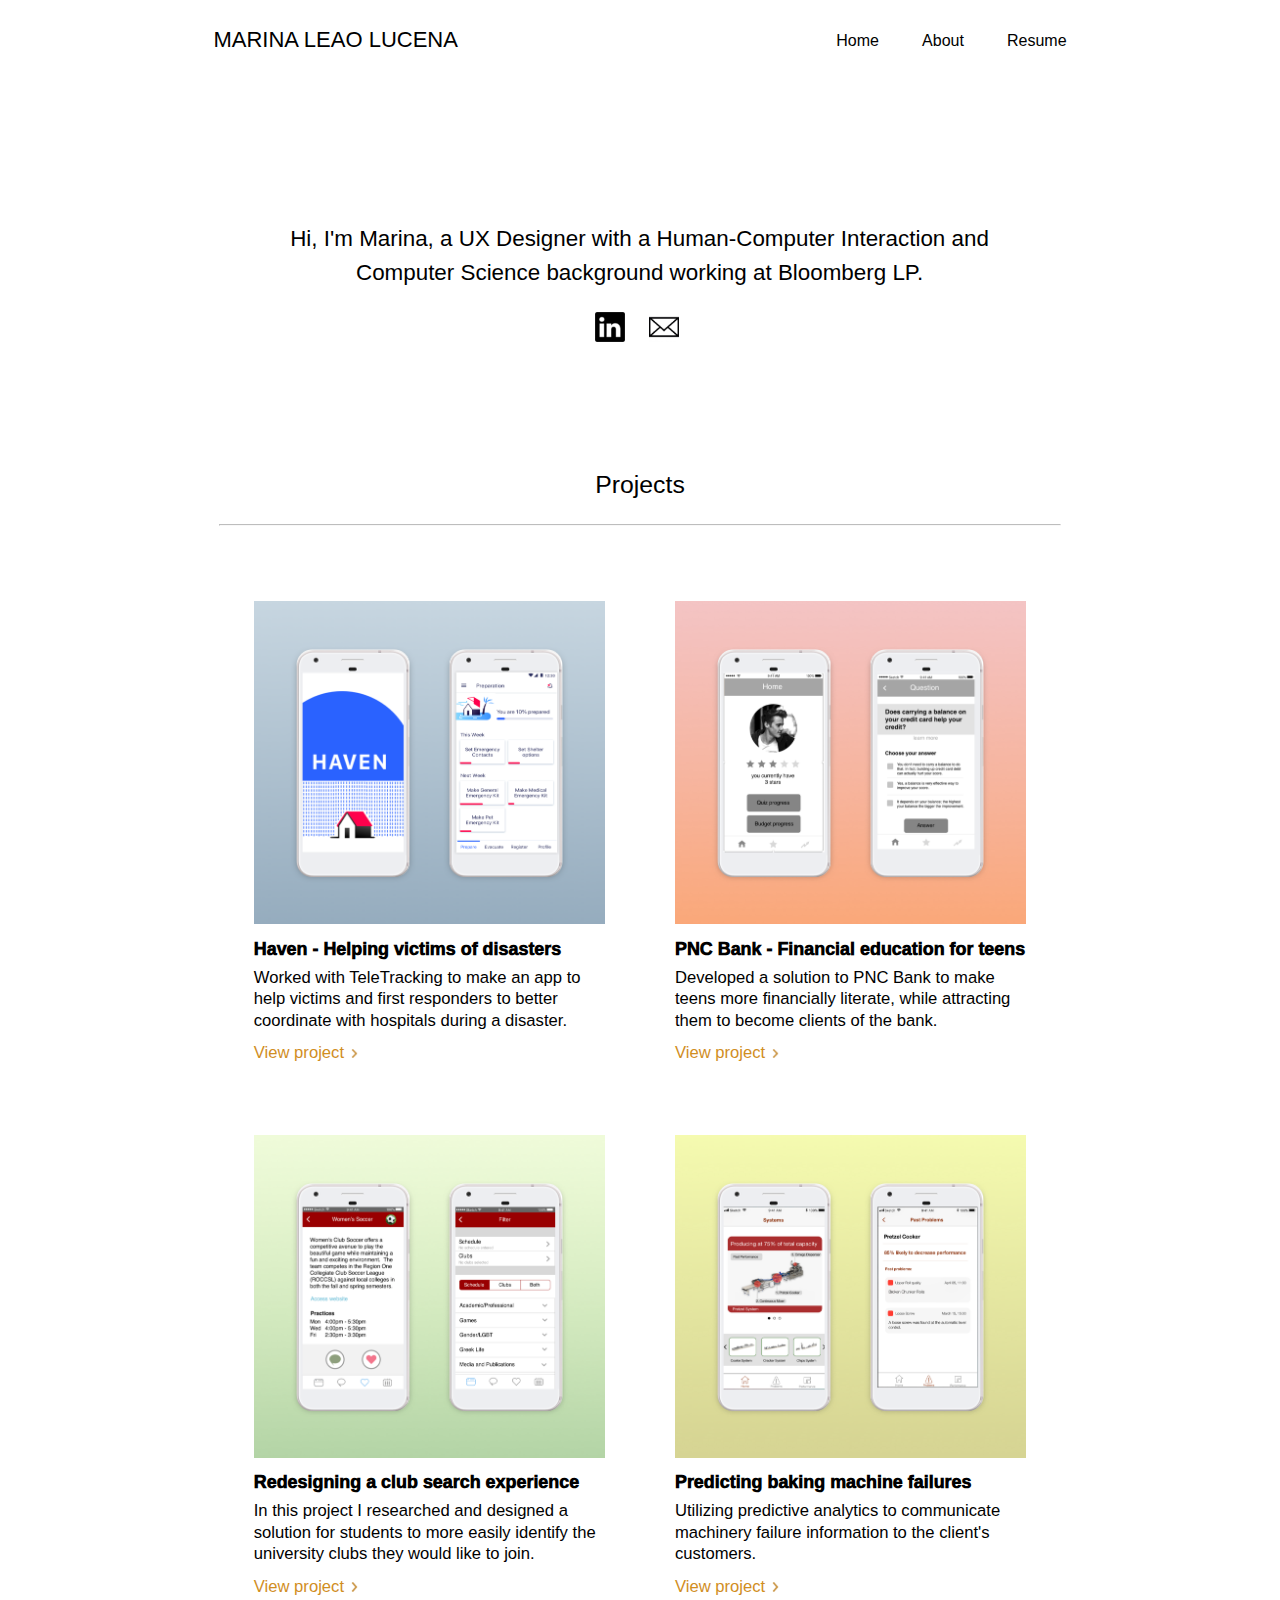
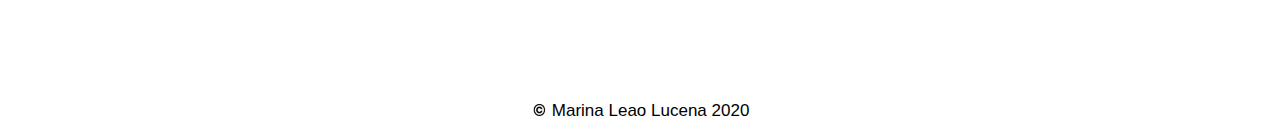
<file: index.html>
<!DOCTYPE html>
<html lang="en">
  <head>
    <title>Marina Leao Lucena</title>
    <meta name="viewport" content="width=device-width, initial-scale=1">
    <link rel="stylesheet" type="text/css" href="portfolio.css">
    <link href='https://fonts.googleapis.com/css?family=Raleway' rel='stylesheet'>
    <script src="jquery.min.js"></script>
    <script src="portfolio.js"></script>
  </head>
  <body>
    <div>
      <div class="scanbar" id="horizontal-scanbar"></div>
      <div class="scanbar" id="vertical-scanbar"></div>
      <div class="header">
        <h1 class="offset-2-header col-4">
          <a class="name" href="index.html">MARINA LEAO LUCENA</a>
          <!-- MOBILE VIEW -->
          <div class="dropdown">
            <img class="navIcon" src="images/nav_icon.png" alt="menu icon">
          </div>
        </h1>
        <div id="dropdown-items" class="dropdown-content">
          <a class="dp-items" href="index.html">HOME</a>
          <hr/>
          <a class="dp-items" href="about.html">ABOUT</a>
          <hr/>
          <a class="dp-items" href="resume.html">RESUME</a>
        </div>
        <!-- LAPTOP VIEW -->
        <nav id="navbar" class="col-4">
          <ul>
            <li class="nav-items"><a href="index.html">Home</a></li>
            <li class="nav-items"><a href="about.html">About</a></li>
            <li class="nav-items"><a href="resume.html">Resume</a></li>
          </ul>
        </nav>
      </div> 
      <section id="sec-about">
        <div class="intro-text col-12">
          <p id="description" class="offset-2-5 col-7 offset-2-5-right">
            Hi, I'm Marina, a UX Designer with a Human-Computer Interaction and Computer Science background working at Bloomberg LP.
          </p>
          <div class="contact-methods">
            <a class="logo" href="https://www.linkedin.com/in/marina-leao-lucena-74b866ab/" alt="Linkedin link">
              <img class="contact-icon" src="images/linkedin-logo.jpg" alt="Linkedin link">
            </a>
            <a class="logo" href="mailto:marina.leao.lucena@gmail.com" alt="Email link">
              <img class="contact-icon" src="images/envelope-old.png" alt="Email link">
            </a>
          <!--<a class="bio offset-3 col-6" href="about.html">Full Bio</a>-->
        <!--<div class="col-12">
        <button id="button-resume">RESUME</button>-->
      </section>
        <div class="offset-2 col-8 offset-2-right">
          <p id="proj-main-title">Projects</p>
          <hr>
        </div>
        


  <div class="offset-2 col-8 offset-2-right">
        <!-- FIRST PIECE -->
        <div class="offset-0-5 piece col-5">
          <div class="col-10">
            <a href="teletracking.html">
              <img class="image-prod" src="images/teletracking-new.png" alt="Teletracking project picture">
            </a>
          </div>
          <div class="piece-text col-12">
            <div class="piece-title">
              <a href="teletracking.html">Haven - Helping victims of disasters</a> 
            </div>
            <div class="piece-desc">
              Worked with TeleTracking to make an app to help victims and first responders to better coordinate with hospitals during a disaster.
            </div>
            <div class="piece-desc view-project">
              <a href="teletracking.html" class="link">
                View project<img class="chevron" src="images/chevron_right.png" alt="chevron right">
              </a>
            </div>
          </div>
        </div>
        <!-- SECOND PIECE -->
        <div class="offset-1 piece col-5">
          <div class="col-10">
            <a href="pnc.html">
              <img class="image-prod" src="images/moneymuscle-new.png" alt="PNC project picture">
            </a>
          </div>
          <div class="piece-text col-12">
            <div class="piece-title">
              <a href="pnc.html">PNC Bank - Financial education for teens</a> 
            </div>
            <div class="piece-desc">
              Developed a solution to PNC Bank to make teens more financially literate, while attracting them to become clients of the bank.
            </div>
            <div class="piece-desc view-project">
              <a href="pnc.html" class="link">
                View project<img class="chevron" src="images/chevron_right.png" alt="chevron right">
              </a>
            </div>
          </div>
        </div>


</div>

  <div class="offset-2 col-8 offset-2-right">
        <!-- THIRD PIECE -->
        <div class="offset-0-5 piece col-5">
          <div class="col-10">
            <a href="studAct.html">
              <img class="image-prod" src="images/cmuclub-new.png" alt="University clubs project picture">
            </a>
          </div>
          <div class="piece-text col-12">
            <div class="piece-title">
              <a href="studAct.html">Redesigning a club search experience</a> 
            </div>
            <div class="piece-desc">
              In this project I researched and designed a solution for students to more easily identify the university clubs they would like to join.
            </div>
            <div class="piece-desc view-project">
              <a href="studAct.html" class="link">
                View project<img class="chevron" src="images/chevron_right.png" alt="chevron right">
              </a>
            </div>
          </div>
        </div>
        <!-- FOURTH PIECE -->
        <div class="offset-1 piece col-5">
          <div class="col-10">
            <a href="bakewiz.html">
              <img class="image-prod" src="images/bakewiz-new.png" alt="Bakewiz project picture">
            </a>
          </div>
          <div class="piece-text col-12">
            <div class="piece-title">
              <a href="bakewiz.html">Predicting baking machine failures</a> 
            </div>
            <div class="piece-desc">
              Utilizing predictive analytics to communicate machinery failure information to the client's customers.
            </div>
            <div class="piece-desc view-project">
              <a href="bakewiz.html" class="link">
                View project<img class="chevron" src="images/chevron_right.png" alt="chevron right">
              </a>
            </div>
          </div>
        </div>


</div>

      <!-- FOOTER-->
      <div class="footer">
          <p class="footer-name col-12">
            <img class="copyright" src="images/copyright.jpg" alt="copyright symbol">
            Marina Leao Lucena 2020
          </p>
      </div>
    </div>
  </body>
</html>
</file>
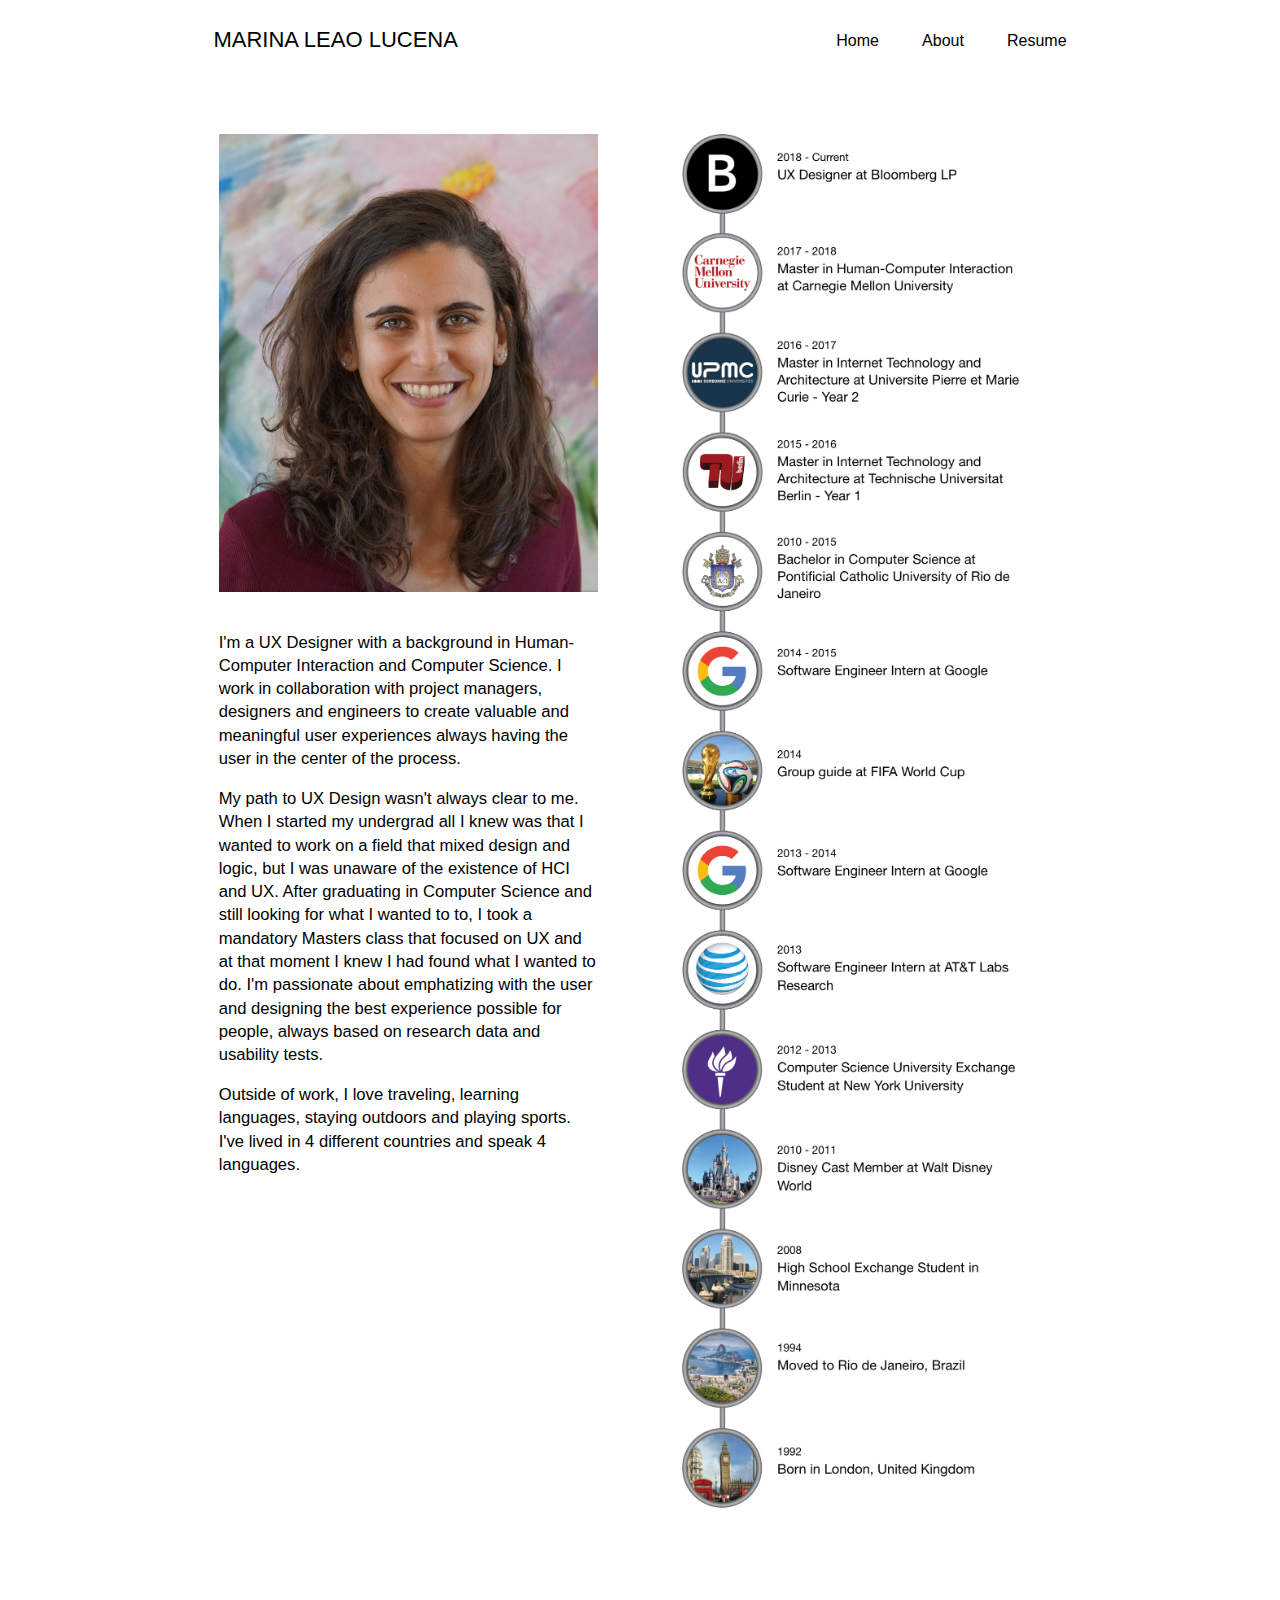
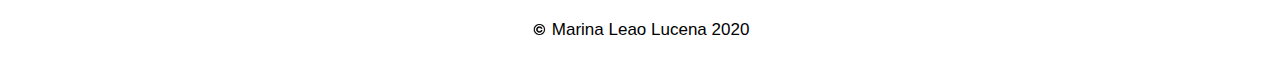
<file: about.html>
<!DOCTYPE html>
<html lang="en">
  <head>
    <title>Marina Leao Lucena</title>
    <meta name="viewport" content="width=device-width, initial-scale=1">
    <link rel="stylesheet" type="text/css" href="portfolio.css">
    <link href='https://fonts.googleapis.com/css?family=Raleway' rel='stylesheet'>
    <script src="jquery.min.js"></script>
    <script src="portfolio.js"></script>
  </head>
  <body>
    <div>
      <div class="scanbar" id="horizontal-scanbar"></div>
      <div class="scanbar" id="vertical-scanbar"></div>
      <div class="header">
        <h1 class="offset-2-header col-4">
          <a class="name" href="index.html">MARINA LEAO LUCENA</a>
          <!-- MOBILE VIEW -->
          <div class="dropdown">
            <img class="navIcon" src="images/nav_icon.png" alt="menu icon">
          </div>
        </h1>
        <div id="dropdown-items" class="dropdown-content">
          <a class="dp-items" href="index.html">HOME</a>
          <hr/>
          <a class="dp-items" href="about.html">ABOUT</a>
          <hr/>
          <a class="dp-items" href="resume.html">RESUME</a>
        </div>
        <!-- LAPTOP VIEW -->
        <nav id="navbar" class="col-4">
          <ul>
            <li class="nav-items"><a href="index.html">Home</a></li>
            <li class="nav-items"><a href="about.html">About</a></li>
            <li class="nav-items"><a href="resume.html">Resume</a></li>
          </ul>
        </nav>
      </div> 
    <div id="about-laptop">

    <div class="about-left-area offset-2 col-4">
       <img class="profile_picture" src="images/photo_about.png" alt="profile picture">
       <div>
        <br>

        <p class="about-text">
        I'm a UX Designer with a background in Human-Computer Interaction and Computer Science. I work in collaboration with project managers, designers and engineers to create valuable and meaningful user experiences always having the user in the center of the process. <!--My work process involves doing user research, interaction design, building interactive prototypes and validating the design with users.-->
        </p>
        <p class="about-text">
        My path to UX Design wasn't always clear to me. When I started my undergrad all I knew was that I wanted to work on a field that mixed design and logic, but I was unaware of the existence of HCI and UX. After graduating in Computer Science and still looking for what I wanted to to, I took a mandatory Masters class that focused on UX and at that moment I knew I had found what I wanted to do. I'm passionate about emphatizing with the user and designing the best experience possible for people, always based on research data and usability tests.
        </p>
        <p class="about-text">Outside of work, I love traveling, learning languages, staying outdoors and playing sports. I've lived in 4 different countries and speak 4 languages.</p>


      </div>
    </div>
    <div class="about-right-area col-4 offset-2-right">
      <div class="col-12">
        <img id="timeline-laptop" src="images/timeline_with_text.png" alt="timeline">
      </div>

      <!--<div class="offset-1 col-8 timeline-text">
        <div class="timeline-text timeline-top">
          <div class="timeline-date">2018-Current</div>
          <div>UX Designer at Bloomberg LP</div>
        </div>
        <div class="timeline-text timeline-three-line">
          <div class="timeline-date">2017-2018</div>
          <div>Master in Human-Computer Interaction at Carnegie Mellon University</div>
        </div>
        <div class="timeline-text">
          <div class="timeline-date">2016-2017</div>
          <div>Master in Internet Technology and Architecture at Universite Pierre et Marie Curie</div>
        </div>
        <div class="timeline-text">
          <div class="timeline-date">2015-2016</div>
          <div>Master in Internet Technology and Architecture at Technische Universitat Berlin</div>
        </div>
        <div class="timeline-text">
          <div class="timeline-date">2010-2015</div>
          <div>Bachelor in Computer Science at Pontificial Catholic University of Rio de Janeiro</div>
        </div>
        <br>
        <div class="timeline-text timeline-two-line">
          <div class="timeline-date">2014-2015</div>
          <div>Software Engineer Intern at Google</div>
        </div>
        <div class="timeline-text timeline-two-line">
          <div class="timeline-date">2014</div>
          <div>Group guide at FIFA World Cup</div>
        </div>
        <div class="timeline-text timeline-two-line">
          <div class="timeline-date">2013-2014</div>
          <div>Software Engineer Intern at Google</div>
        </div>
        <div class="timeline-text timeline-three-line">
          <div class="timeline-date">2013</div>
          <div>Software Engineer Intern at AT&ampT Labs Research</div>
        </div>
        <div class="timeline-text timeline-three-line">
          <div class="timeline-date">2012-2013</div>
          <div>University Exchange Student at New York University</div>
        </div>
        <div class="timeline-text timeline-three-line">
          <div class="timeline-date">2010-2011</div>
          <div>Disney Cast Member at Walt Disney World</div>
        </div>
        <div class="timeline-text timeline-three-line">
          <div class="timeline-date">2008</div>
          <div>High School Exchange Student in Minnesota</div>
        </div>
        <div class="timeline-text timeline-two-line">
          <div class="timeline-date">1994</div>
          <div>Moved to Rio de Janeiro, Brazil</div>
        </div>
        <div class="timeline-text timeline-two-line">
          <div class="timeline-date">1992</div>
          <div>Born in London, United Kingdom</div>
        </div>
      </div>-->
    </div>
  </div>




            <!--MOBILE VIEW-->
    <div id="about-mobile">

    <div class="col-6">
       <img class="col-12 profile-picture" src="images/photo_about.png" alt="profile picture">
       <!--<div class="col-6">-->
        <br>
        <p class="about-text">
        I'm a UX Designer with a background in Human-Computer Interaction and Computer Science. I work in collaboration with project managers, designers and engineers to create valuable and meaningful user experiences always having the user in the center of the process. <!--My work process involves doing user research, interaction design, building interactive prototypes and validating the design with users.-->
        </p>

        <p class="about-text">
        My path to UX Design wasn't always clear to me. When I started my undergrad all I knew was that I wanted to work on a field that mixed design and logic, but I was unaware of the existence of HCI and UX. After graduating in Computer Science and still looking for what I wanted to to, I took a mandatory Masters class that focused on UX and at that moment I knew I had found what I wanted to do. I'm passionate about emphatizing with the user and designing the best experience possible for people, always based on research data and usability tests.
        </p>

        <p class="about-text">Outside of work, I love traveling, learning languages, staying outdoors and playing sports. I've lived in 4 different countries and speak 4 languages.</p>
      </div>
    <!--<div class="about-right-area col-4 offset-2-right">-->

    <div class="col-6 timeline-block">
      <div>
        <img id="timeline-mobile" src="images/timeline_with_text.png" alt="timeline">
      </div>



      <!--<div class="timeline-text">
        <div class="timeline-text timeline-two-line">
          <div class="timeline-date">2018-Current</div>
          <div>UX Designer at Bloomberg LP</div>
        </div>
        <div class="timeline-text timeline-three-line">
          <div class="timeline-date">2017-2018</div>
          <div>Master in Human-Computer Interaction at Carnegie Mellon University</div>
        </div>
        <div class="timeline-text timeline-three-line">
          <div class="timeline-date">2016-2017</div>
          <div>Master in Internet Technology and Architecture at Universite Pierre et Marie Curie</div>
        </div>
        <div class="timeline-text timeline-three-line">
          <div class="timeline-date">2015-2016</div>
          <div>Master in Internet Technology and Architecture at Technische Universitat Berlin</div>
        </div>
        <div class="timeline-text timeline-three-line">
          <div class="timeline-date">2010-2015</div>
          <div>Bachelor in Computer Science at Pontificial Catholic University of Rio de Janeiro</div>
        </div>
        <div class="timeline-text timeline-two-line">
          <div class="timeline-date">2014-2015</div>
          <div>Software Engineer Intern at Google</div>
        </div>
        <div class="timeline-text timeline-two-line">
          <div class="timeline-date">2014</div>
          <div>Group guide at FIFA World Cup</div>
        </div>
        <div class="timeline-text timeline-two-line">
          <div class="timeline-date">2013-2014</div>
          <div>Software Engineer Intern at Google</div>
        </div>
        <div class="timeline-text timeline-three-line">
          <div class="timeline-date">2013</div>
          <div>Software Engineer Intern at AT&ampT Labs Research</div>
        </div>
        <div class="timeline-text timeline-three-line">
          <div class="timeline-date">2012-2013</div>
          <div>University Exchange Student at New York University</div>
        </div>
        <div class="timeline-text timeline-three-line">
          <div class="timeline-date">2010-2011</div>
          <div>Disney Cast Member at Walt Disney World</div>
        </div>
        <div class="timeline-text timeline-three-line">
          <div class="timeline-date">2008</div>
          <div>High School Exchange Student in Minnesota</div>
        </div>
        <div class="timeline-text timeline-two-line">
          <div class="timeline-date">1994</div>
          <div>Moved to Rio de Janeiro, Brazil</div>
        </div>
        <div class="timeline-text timeline-two-line">
          <div class="timeline-date">1992</div>
          <div>Born in London, United Kingdom</div>
        </div>
      </div>-->
    </div>      
      </div>



            <!--TABLET VIEW-->
    <div class="about-tablet">
    <!--<div class="about-tablet"></div>-->

    <div class="col-6">
       <img class="col-12 profile-picture" src="images/photo_about.png" alt="profile picture">
       <!--<div class="col-6">-->
        <br>
        <p class="about-text">
        I'm a UX Designer with a background in Human-Computer Interaction and Computer Science. I work in collaboration with project managers, designers and engineers to create valuable and meaningful user experiences always having the user in the center of the process. <!--My work process involves doing user research, interaction design, building interactive prototypes and validating the design with users.-->
        </p>

        <p class="about-text">
        My path to UX Design wasn't always clear to me. When I started my undergrad all I knew was that I wanted to work on a field that mixed design and logic, but I was unaware of the existence of HCI and UX. After graduating in Computer Science and still looking for what I wanted to to, I took a mandatory Masters class that focused on UX and at that moment I knew I had found what I wanted to do. I'm passionate about emphatizing with the user and designing the best experience possible for people, always based on research data and usability tests.
        </p>

        <p class="about-text">Outside of work, I love traveling, learning languages, staying outdoors and playing sports. I've lived in 4 different countries and speak 4 languages.</p>
      </div>
    <!--<div class="about-right-area col-4 offset-2-right">-->

    <div class="col-6 timeline-block">
      <div>
        <img id="timeline-mobile" src="images/timeline_with_text.png" alt="timeline">
      </div>


      <!--<div class="timeline-text">
        <div class="timeline-text timeline-two-line">
          <div class="timeline-date">2018-Current</div>
          <div>UX Designer at Bloomberg LP</div>
        </div>
        <div class="timeline-text timeline-three-line">
          <div class="timeline-date">2017-2018</div>
          <div>Master in Human-Computer Interaction at Carnegie Mellon University</div>
        </div>
        <div class="timeline-text timeline-three-line">
          <div class="timeline-date">2016-2017</div>
          <div>Master in Internet Technology and Architecture at Universite Pierre et Marie Curie</div>
        </div>
        <div class="timeline-text timeline-three-line">
          <div class="timeline-date">2015-2016</div>
          <div>Master in Internet Technology and Architecture at Technische Universitat Berlin</div>
        </div>
        <div class="timeline-text timeline-three-line">
          <div class="timeline-date">2010-2015</div>
          <div>Bachelor in Computer Science at Pontificial Catholic University of Rio de Janeiro</div>
        </div>
        <div class="timeline-text timeline-two-line-next">
          <div class="timeline-date">2014-2015</div>
          <div>Software Engineer Intern at Google</div>
        </div>
        <div class="timeline-text timeline-two-line">
          <div class="timeline-date">2014</div>
          <div>Group guide at FIFA World Cup</div>
        </div>
        <div class="timeline-text timeline-two-line-next">
          <div class="timeline-date">2013-2014</div>
          <div>Software Engineer Intern at Google</div>
        </div>
        <div class="timeline-text timeline-two-line">
          <div class="timeline-date">2013</div>
          <div>Software Engineer Intern at AT&ampT Labs Research</div>
        </div>
        <div class="timeline-text timeline-three-line">
          <div class="timeline-date">2012-2013</div>
          <div>University Exchange Student at New York University</div>
        </div>
        <div class="timeline-text timeline-two-line-next">
          <div class="timeline-date">2010-2011</div>
          <div>Disney Cast Member at Walt Disney World</div>
        </div>
        <div class="timeline-text timeline-two-line">
          <div class="timeline-date">2008</div>
          <div>High School Exchange Student in Minnesota</div>
        </div>
        <div class="timeline-text timeline-two-line-next">
          <div class="timeline-date">1994</div>
          <div>Moved to Rio de Janeiro, Brazil</div>
        </div>
        <div class="timeline-text timeline-two-line">
          <div class="timeline-date">1992</div>
          <div>Born in London, United Kingdom</div>
        </div>
      </div>-->
    </div>      
      </div>


    <!-- FOOTER -->
      <div class="footer">
          <p class="footer-name col-12">
            <img class="copyright" src="images/copyright.jpg" alt="copyright symbol">
            Marina Leao Lucena 2020
          </p>
      </div>
    </div>
  </div>
  </body>
 </html>
</file>
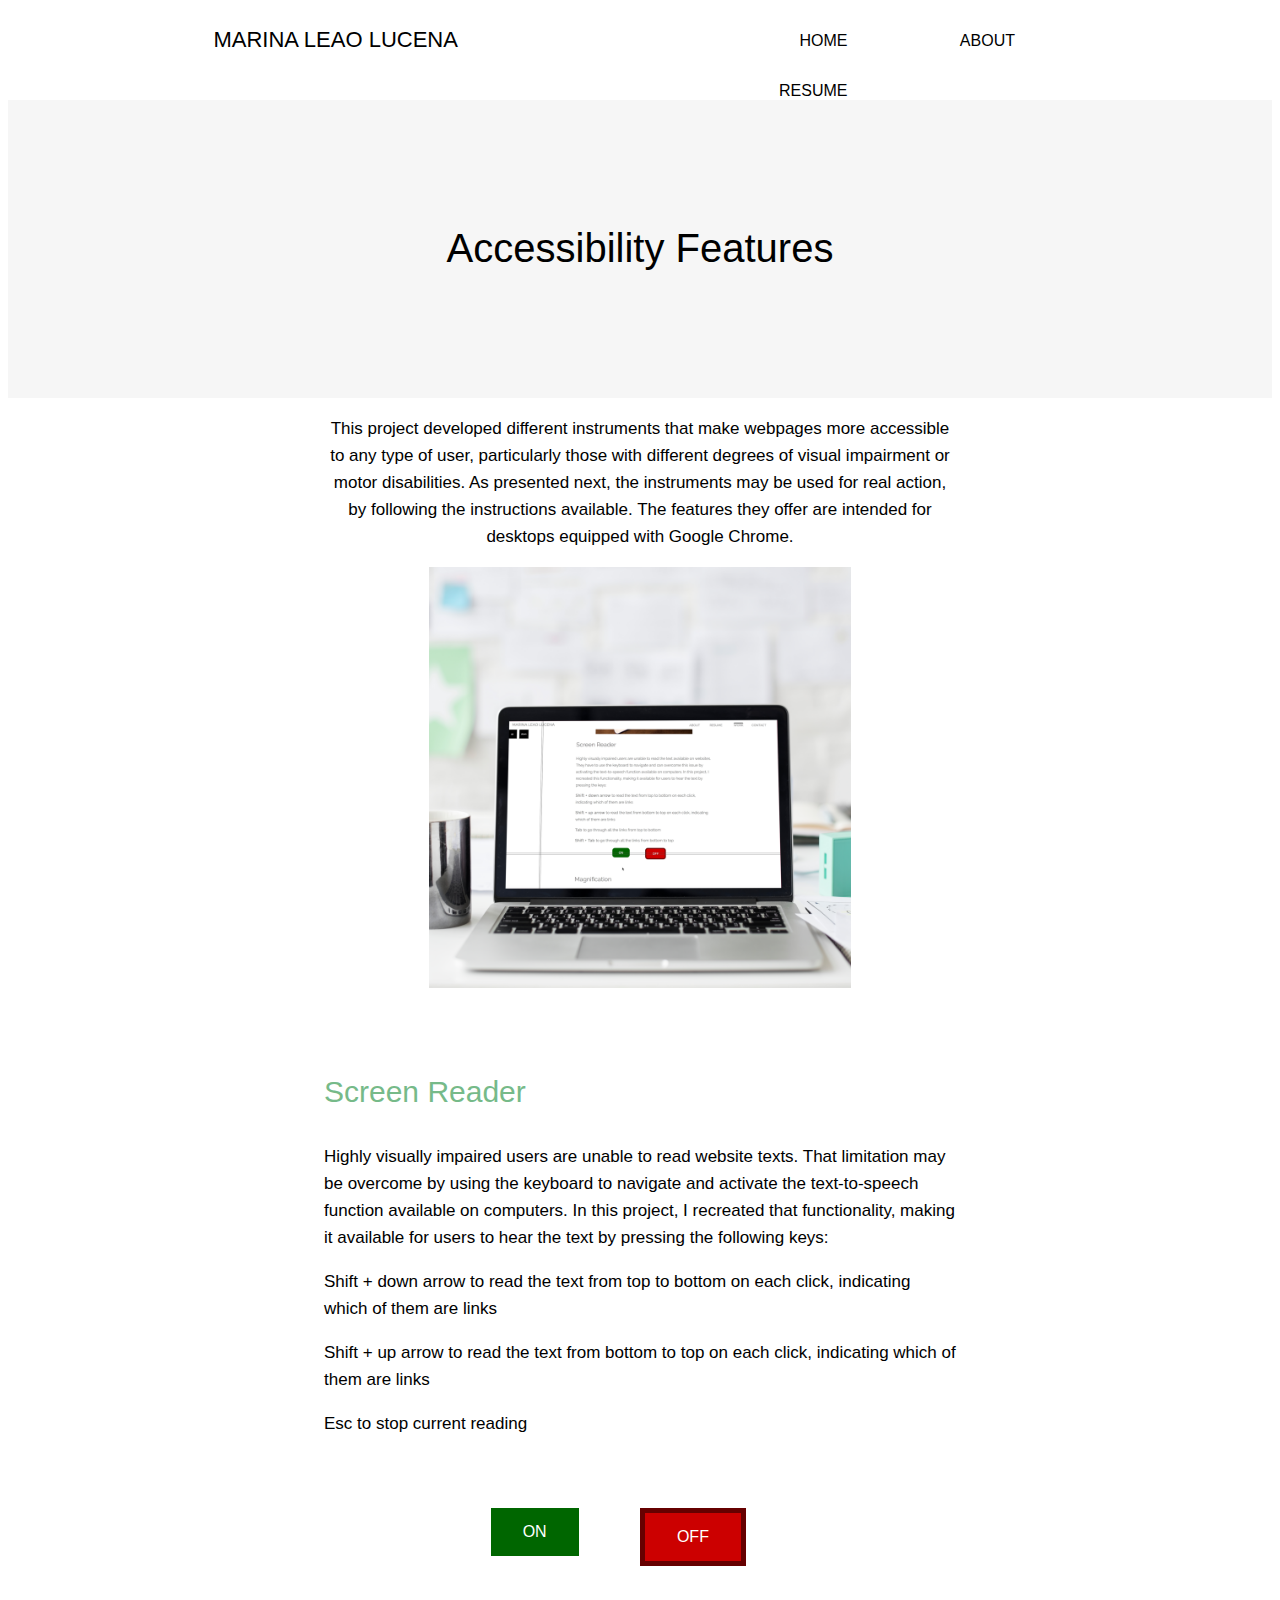
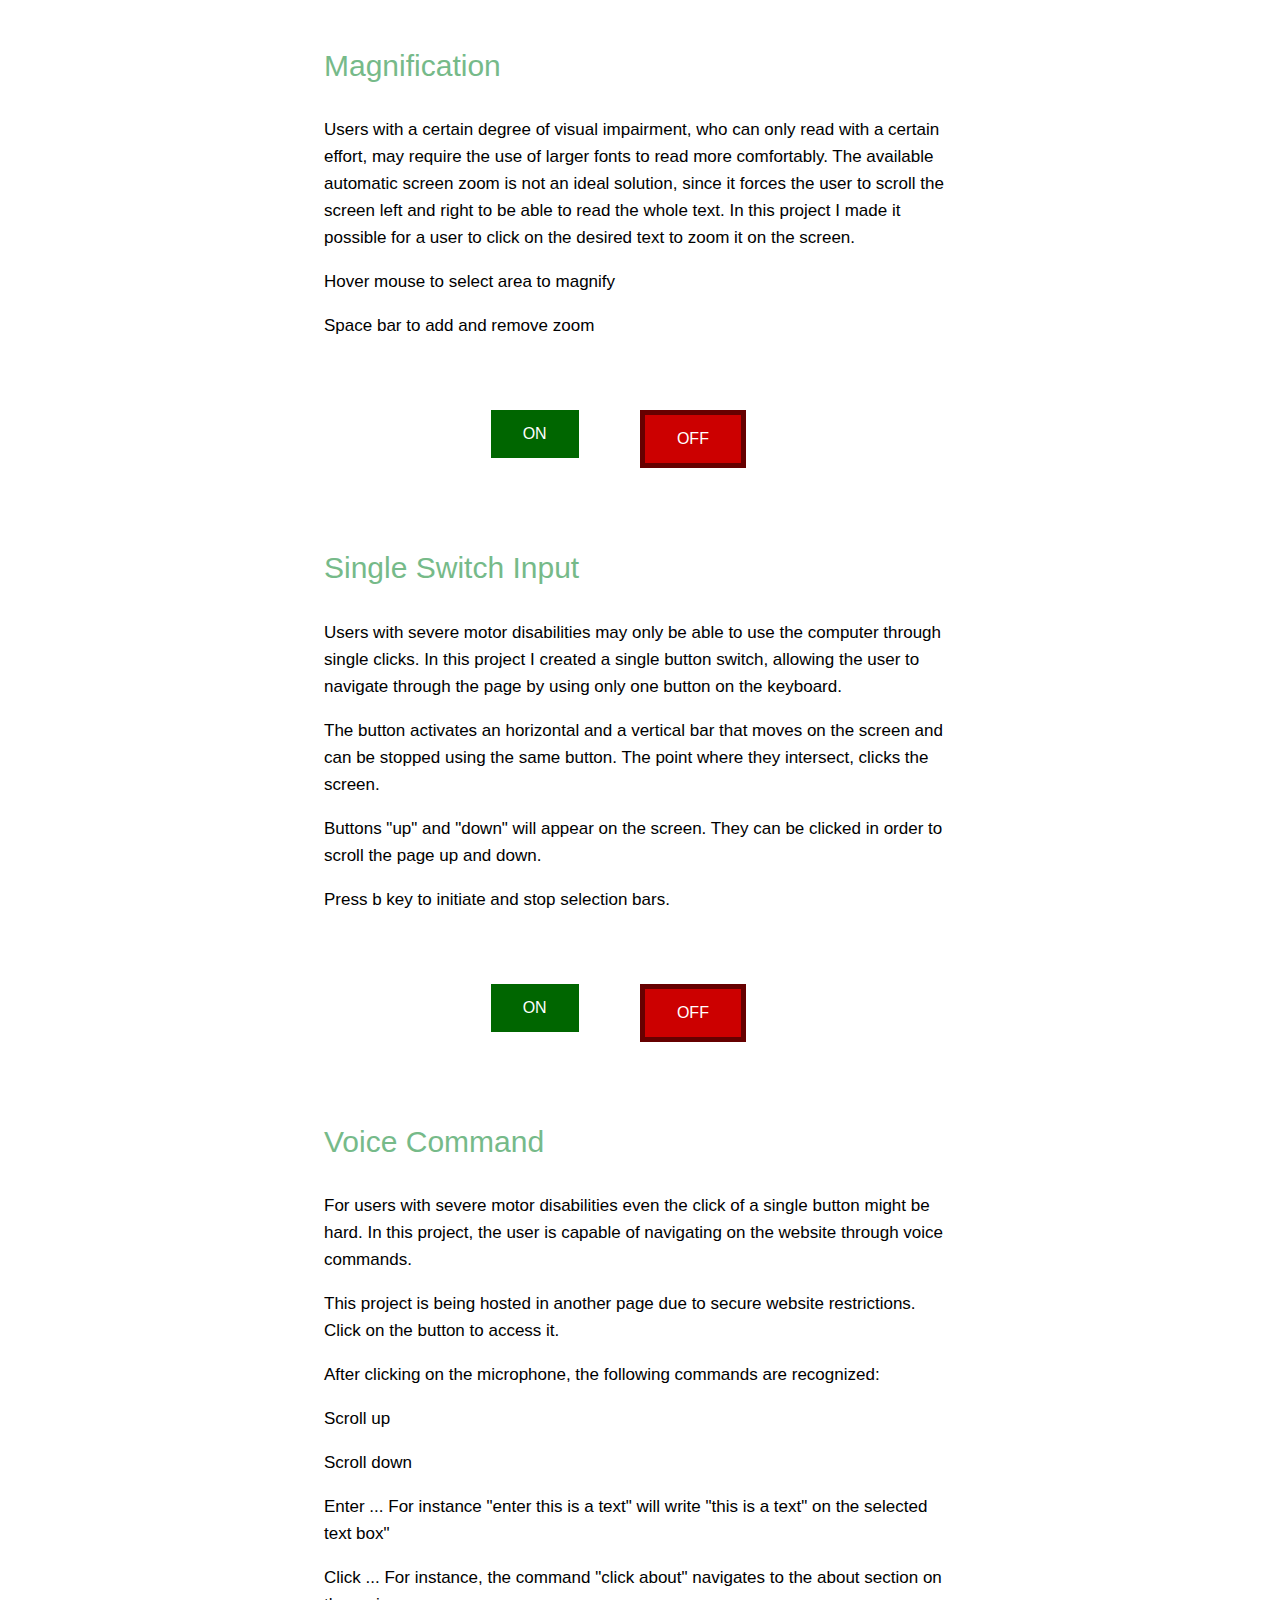
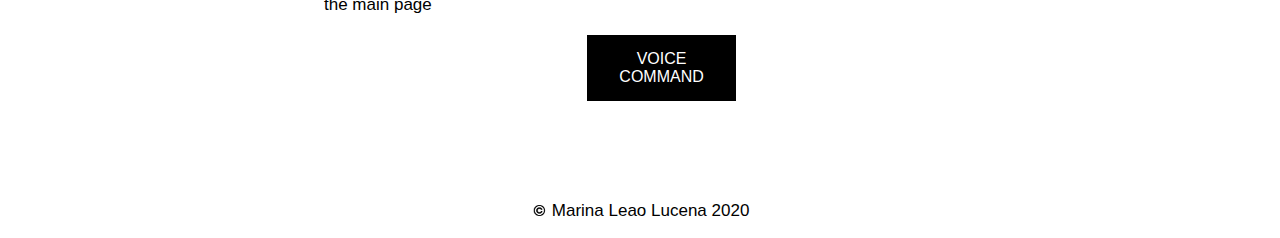
<file: accessibility.html>
<!DOCTYPE html>
<html>
	<head>
    <title>Marina Leao Lucena</title>
    <meta name="viewport" content="width=device-width, initial-scale=1">
		<link rel="stylesheet" type="text/css" href="portfolio.css">
		<link href='https://fonts.googleapis.com/css?family=Raleway' rel='stylesheet'>
		<script src="jquery.min.js"></script>
		<script src="portfolio.js"></script>
	</head>
	<body>
    <div>
      <div class="scanbar" id="horizontal-scanbar"></div>
      <div class="scanbar" id="vertical-scanbar"></div>
      <div class="header">
        <h1 class="offset-2 col-4">
          <a class="name" href="index.html">MARINA LEAO LUCENA</a>
          <!-- MOBILE VIEW -->
          <div class="dropdown">
            <img class="navIcon" src="images/nav_icon.png" alt="menu icon">
          </div>
        </h1>
        <div id="dropdown-items" class="dropdown-content">
          <a class="dp-items" href="index.html">HOME</a>
          <hr/>
          <a class="dp-items" href="about.html">ABOUT</a>
          <hr/>
          <a class="dp-items" href="resume.html">RESUME</a>
        </div>
        <!-- LAPTOP VIEW -->
        <nav id="navbar" class="col-4 offset-2-right">
          <ul>
            <li class="nav-items col-4"><a href="index.html">HOME</a></li>
            <li class="nav-items col-4"><a href="about.html">ABOUT</a></li>
            <li class="nav-items col-4"><a href="resume.html">RESUME</a></li>
          </ul>
        </nav>
      </div> 
      <br><br><br><br><br>
      <!-- PROJECT NAME -->
      <div class="proj-header-image col-12">
        <p class=proj-title>Accessibility Features</p>
      </div>
      <!-- PROJECT DESCRIPTION -->
      <div>
        <div class="proj-text desc offset-3 col-6">
          <p>
            This project developed different instruments that make <b>webpages more accessible to any type of user, particularly those with different degrees of visual impairment or motor disabilities</b>. As presented next, the instruments may be used for real action, by following the instructions available. The features they offer are intended for <b>desktops</b> equipped with <b>Google Chrome</b>. 
          </p>
        </div>
        <div class="col-12">
          <img class="offset-4 col-4" src="images/acces_bkd.png" alt="PNC project picture">
        </div>
        <!-- PROJECT TEXT -->
        <div class="proj-text offset-3 col-6">
          <!-- SCREEN READER -->
          <br><br>
          <p class="proj-text items">Screen Reader</p>
          <p>Highly visually impaired users are unable to read website texts. That limitation may be overcome by using the keyboard to navigate and activate the text-to-speech function available on computers. In this project, I recreated that functionality, making it available for users to hear the text by pressing the following keys:</p>
          <p><b>Shift + down arrow </b> to read the text from top to bottom on each click, indicating which of them are links</p>
          <p><b>Shift + up arrow </b> to read the text from bottom to top on each click, indicating which of them are links</p>
          <p><b>Esc</b> to stop current reading</p>
          <div class="col-12">
            <br><br>
            <div class="offset-3 col-2"> 
              <button id="reader_feature_on" class="on">ON</button>
            </div>
            <div class="offset-1 col-2"> 
              <button id="reader_feature_off" class="off">OFF</button>
            </div>
            <br><br><br><br>
          </div>
        </div>
        <br><br><br>
        <!-- MAGNIFICATION -->
        <div class="proj-text offset-3 col-6">
          <p class="proj-text items">Magnification</p>
          <p>Users with a certain degree of visual impairment, who can only read with a certain effort, may require the use of larger fonts to read more comfortably. The available automatic screen zoom is not an ideal solution, since it forces the user to scroll the screen left and right to be able to read the whole text. In this project I made it possible for a user to click on the desired text to zoom it on the screen.</p>
          <p><b>Hover mouse </b> to select area to magnify</p>
          <p><b>Space bar </b> to add and remove zoom</p>
          <div class="col-12">
            <br><br>
            <div class="offset-3 col-2"> 
              <button id="mag_feature_on" class="on">ON</button>
            </div>
            <div class="offset-1 col-2"> 
              <button id="mag_feature_off" class="off">OFF</button>
            </div>
            <br><br><br><br>
          </div>
        </div>
        <br><br><br>
        <!-- SWITCH -->
        <div class="proj-text offset-3 col-6">
          <p class="proj-text items">Single Switch Input</p>
          <p>Users with severe motor disabilities may only be able to use the computer through single clicks. In this project I created a single button switch, allowing the user to navigate through the page by using only one button on the keyboard.</p>
          <p>The button activates an horizontal and a vertical bar that moves on the screen and can be stopped using the same button. The point where they intersect, clicks the screen.</p>
          <p>Buttons "up" and "down" will appear on the screen. They can be clicked in order to scroll the page up and down.</p>
          <p>Press <b>b key </b> to initiate and stop selection bars.</p>
          <div class="col-12">
          <br><br>
            <div class="offset-3 col-2"> 
              <button id="switch_feature_on" class="on">ON</button>
            </div>
            <div class="offset-1 col-2"> 
              <button id="switch_feature_off" class="off">OFF</button>
            </div>
            <br><br><br><br>
          </div>
        </div>
        <br><br><br><br>
        <!-- VOICE COMMAND -->
        <div class="proj-text offset-3 col-6">
          <p class="proj-text items">Voice Command</p>
          <p>For users with severe motor disabilities even the click of a single button might be hard. In this project, the user is capable of navigating on the website 
          through voice commands.</p>
          <p>This project is being hosted in another page due to secure website restrictions. Click on the button to access it.</p>
          <p>After clicking on the microphone, the following commands are recognized:</p>
          <p><b>Scroll up</b></p>
          <p><b>Scroll down</b></p>
          <p><b>Enter ... </b> For instance "enter this is a text" will write "this is a text" on the selected text box"</p>
          <p><b>Click ... </b> For instance, the command "click about" navigates to the about section on the main page</p>
          <div class="offset-5 col-2"> 
            <button id="button-mic">VOICE COMMAND</button>
          </div>
        </div>
      </div>
    <br><br><br>
    </div>
    </div>
      <!-- FOOTER -->
      <div class="footer">
        <section id="sec-contacts">
          <a name="contacts"></a>
          <p class="footer-name col-12">
            <img class="copyright" src="images/copyright.jpg" alt="copyright symbol">
            Marina Leao Lucena 2020
          </p>
        </section>
      </div>
    </div>
  </body>

<!--<script src="mic.js"></script>-->

</html>
</file>
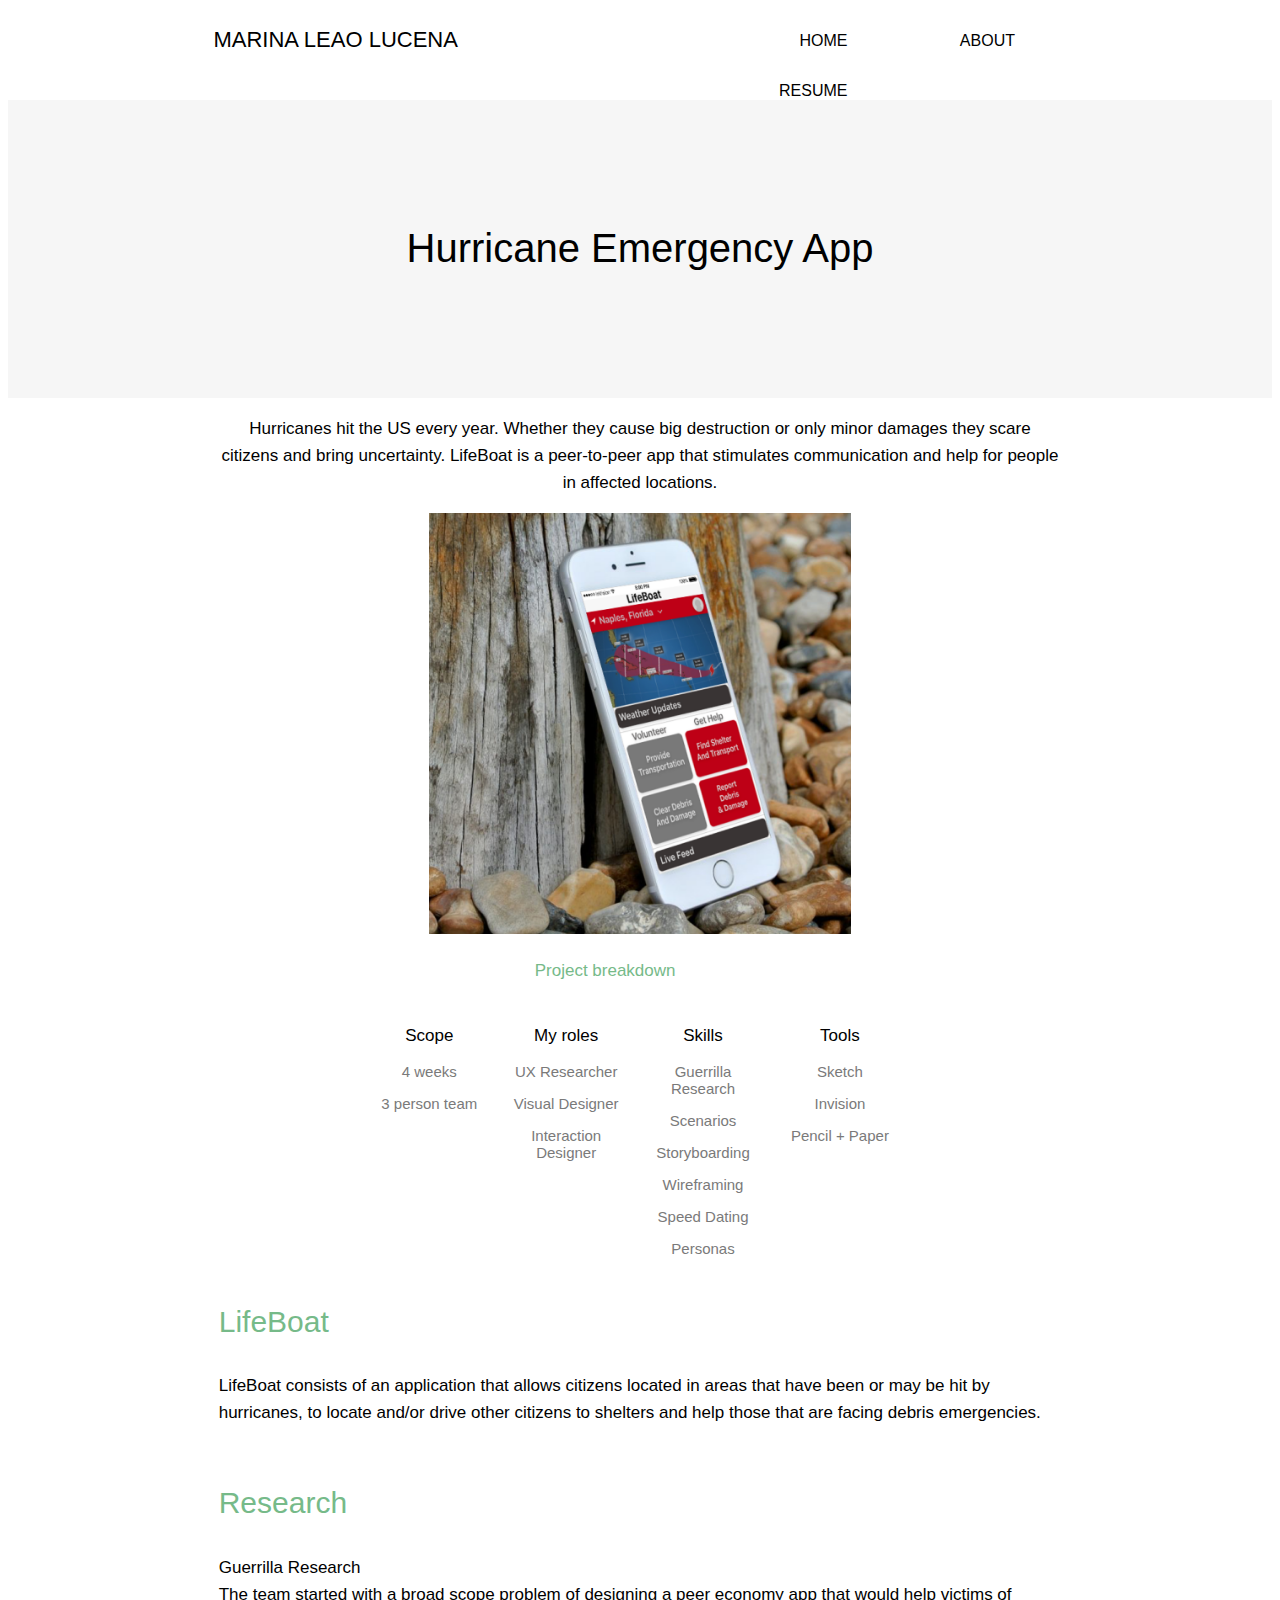
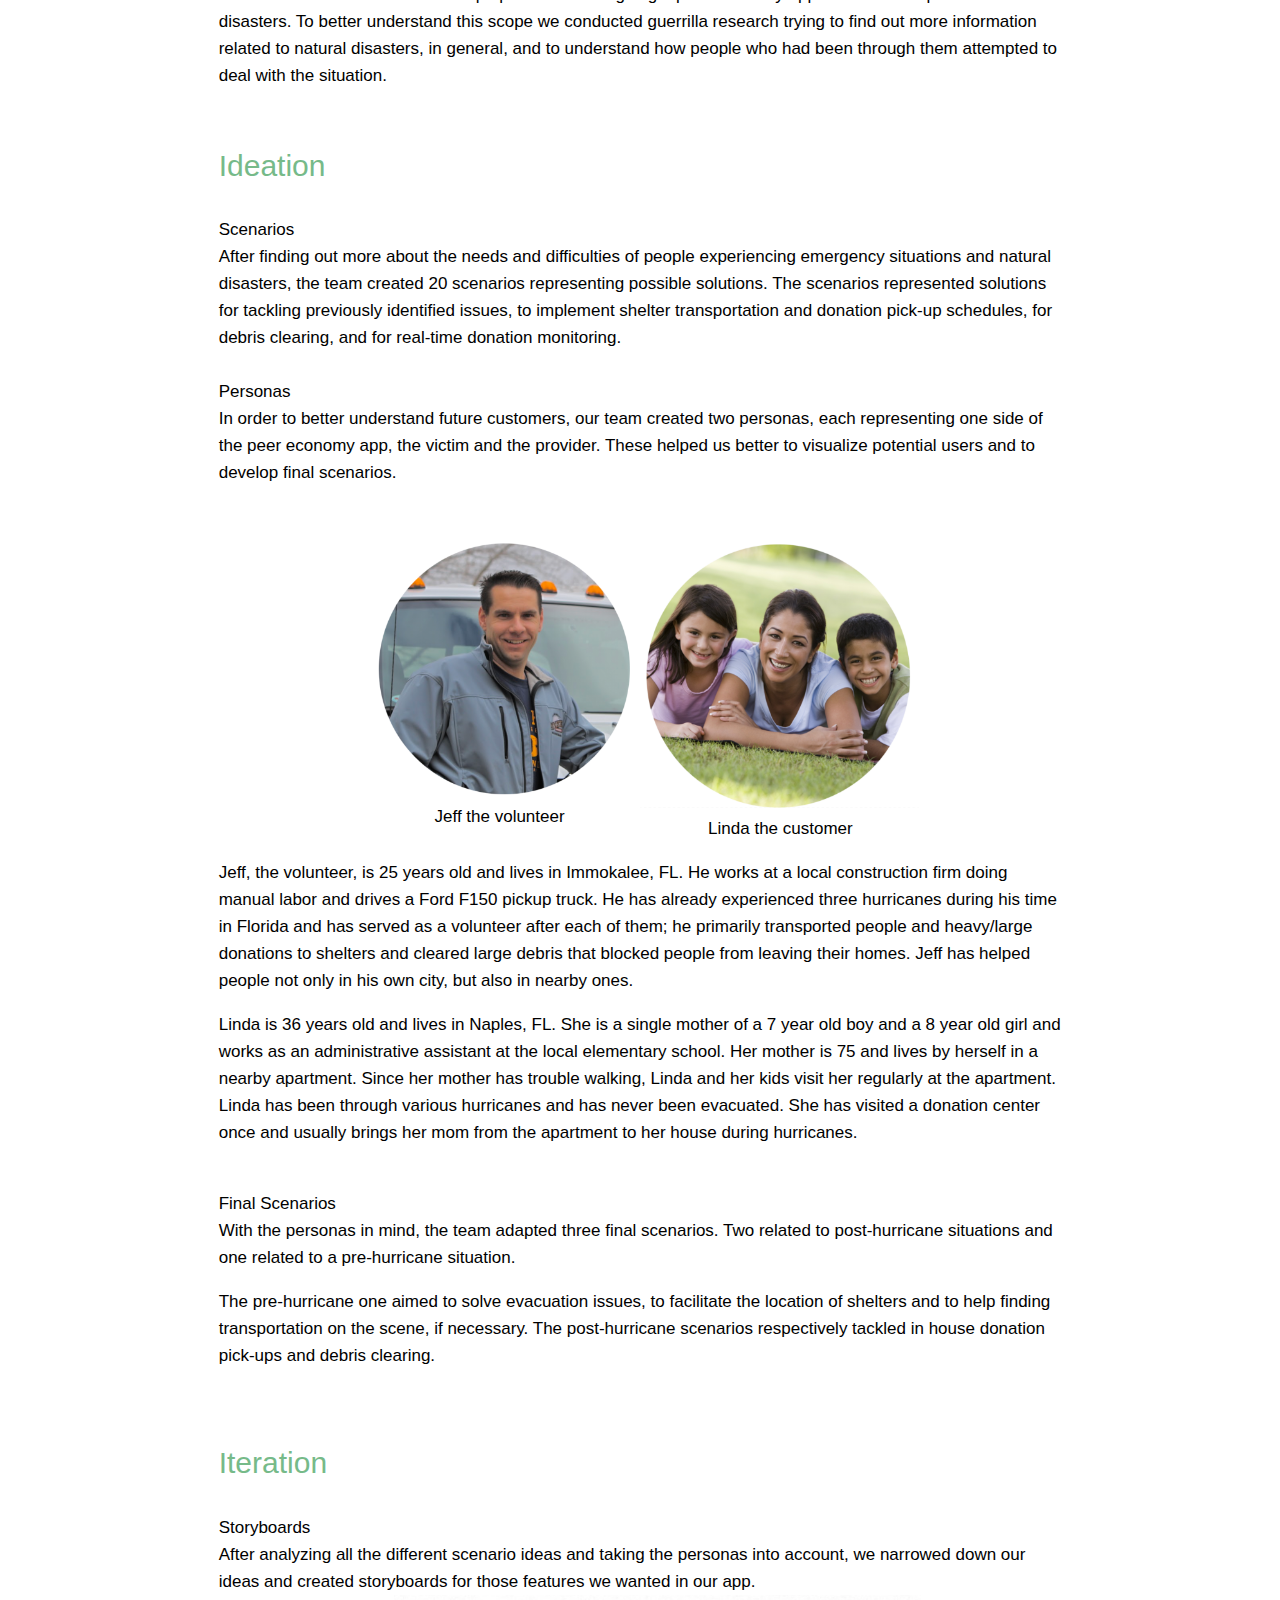
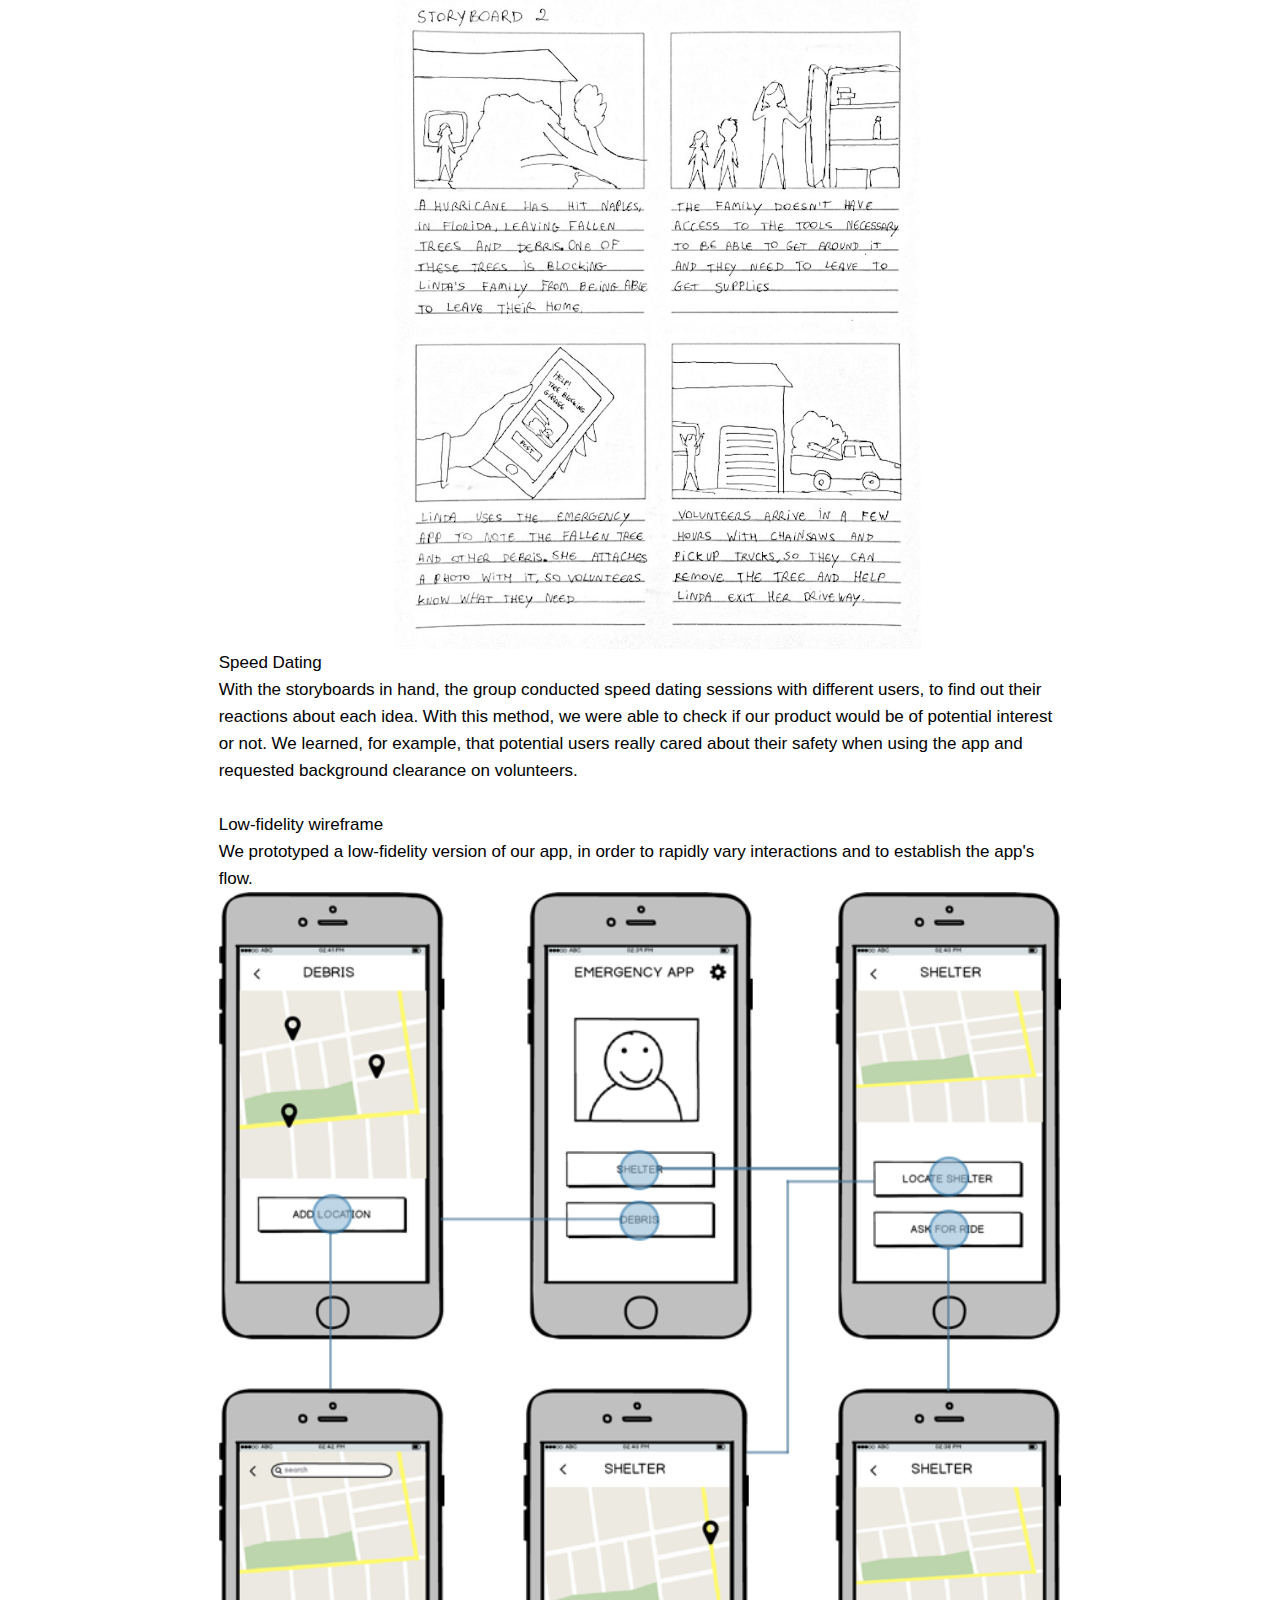
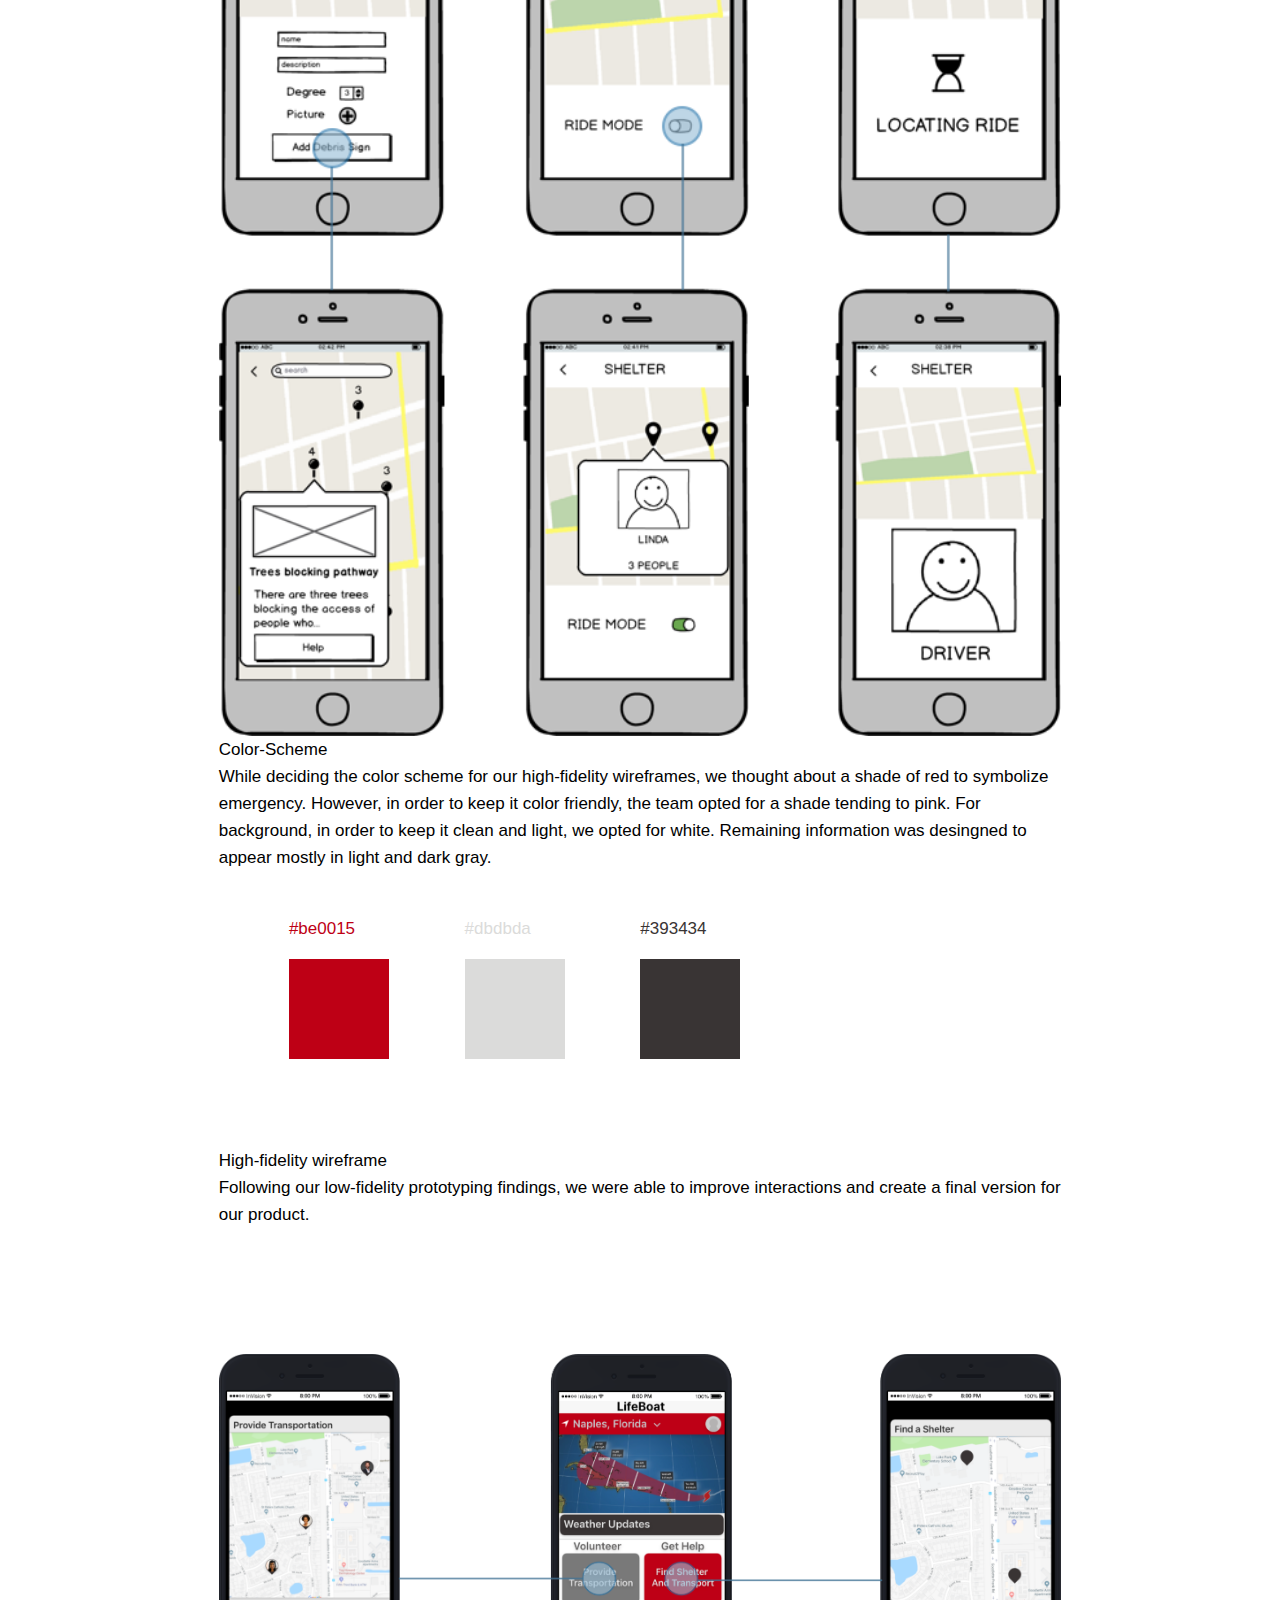
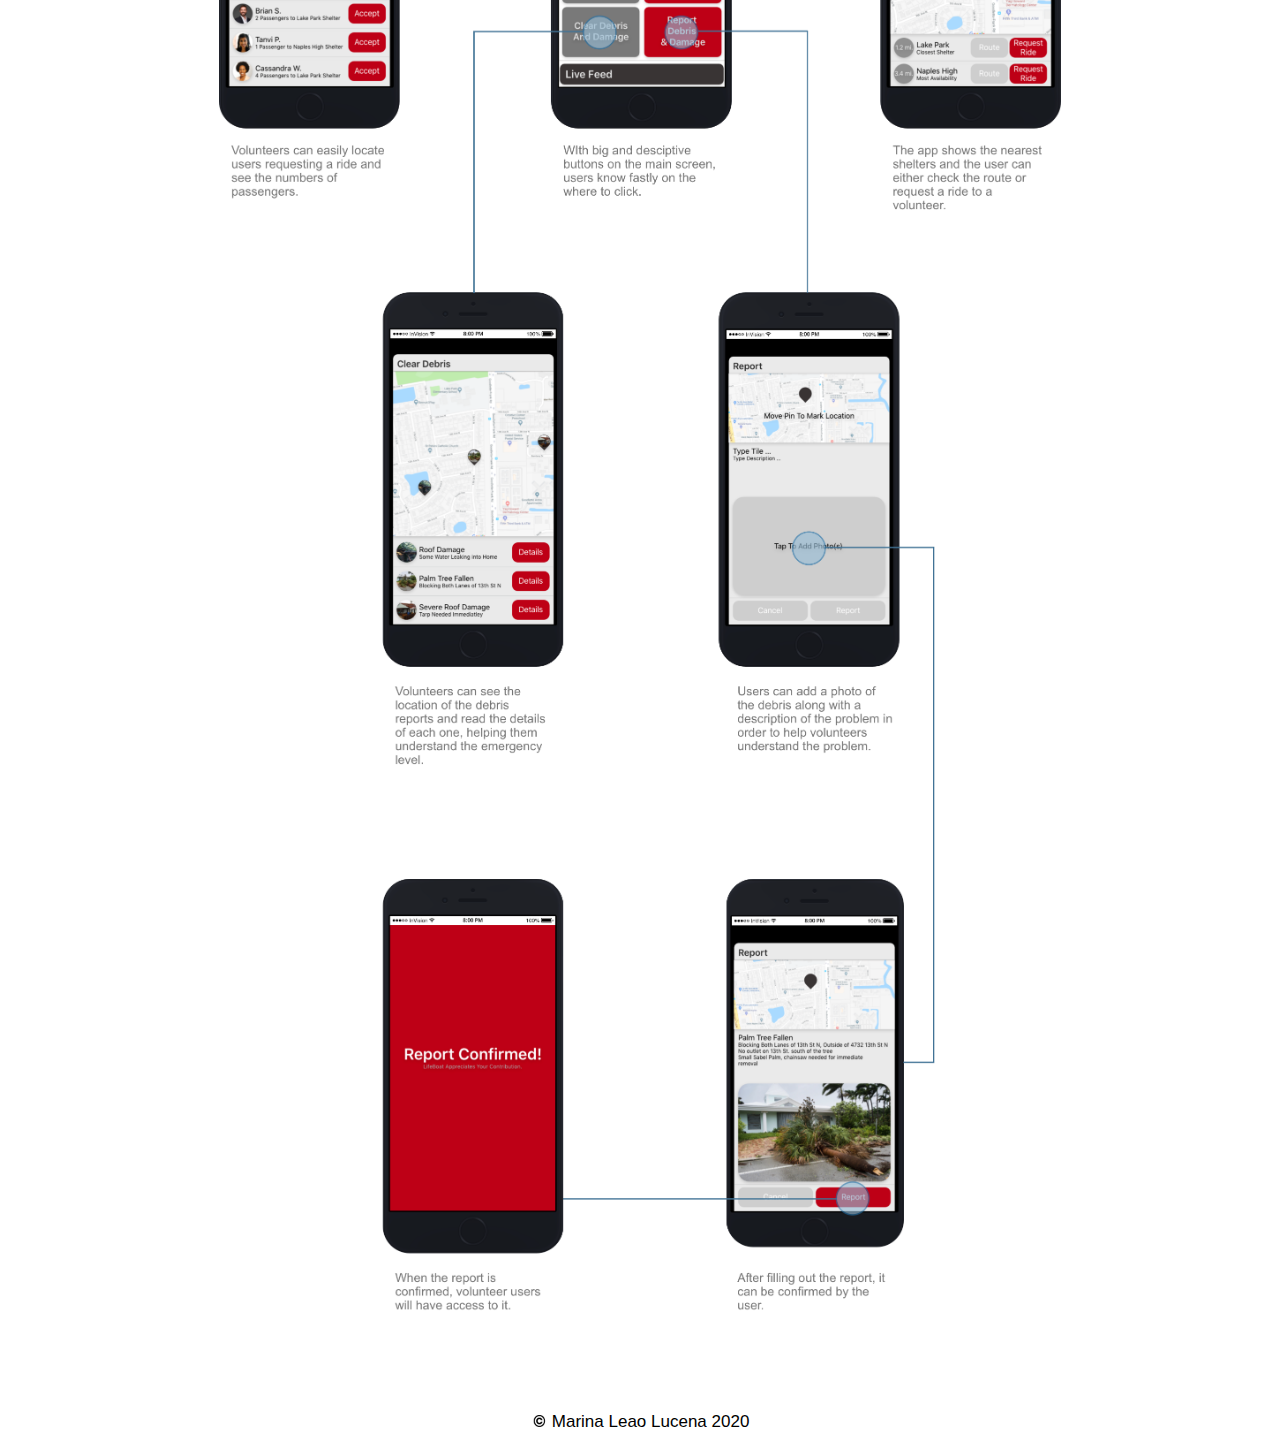
<file: emergencyApp.html>
<!DOCTYPE html>
<html>
  <head>
    <title>Marina Leao Lucena</title>
    <meta name="viewport" content="width=device-width, initial-scale=1">
    <link rel="stylesheet" type="text/css" href="portfolio.css">
    <link href='https://fonts.googleapis.com/css?family=Raleway' rel='stylesheet'>
    <script src="jquery.min.js"></script>
    <script src="portfolio.js"></script>
  </head>
  <body>
    <div>
      <div class="scanbar" id="horizontal-scanbar"></div>
      <div class="scanbar" id="vertical-scanbar"></div>
      <div class="header">
        <h1 class="offset-2 col-4">
          <a class="name" href="index.html">MARINA LEAO LUCENA</a>
          <!-- MOBILE VIEW -->
          <div class="dropdown">
            <img class="navIcon" src="images/nav_icon.png" alt="menu icon">
          </div>
        </h1>
        <div id="dropdown-items" class="dropdown-content">
          <a class="dp-items" href="index.html">HOME</a>
          <hr/>
          <a class="dp-items" href="about.html">ABOUT</a>
          <hr/>
          <a class="dp-items" href="resume.html">RESUME</a>
        </div>
        <!-- LAPTOP VIEW -->
        <nav id="navbar" class="col-4 offset-2-right">
          <ul>
            <li class="nav-items col-4"><a href="index.html">HOME</a></li>
            <li class="nav-items col-4"><a href="about.html">ABOUT</a></li>
            <li class="nav-items col-4"><a href="resume.html">RESUME</a></li>
          </ul>
        </nav>
      </div> 
      <br><br><br><br><br>
      <!-- PROJECT NAME -->
      <div class="proj-header-image col-12">
        <p class=proj-title>Hurricane Emergency App</p>
      </div>
      <!-- PROJECT DESCRIPTION -->
      <div>
        <div class="proj-text desc offset-2 col-8">
          <p>
            Hurricanes hit the US every year. Whether they cause big destruction or only minor damages
            they scare citizens and bring uncertainty. LifeBoat is a peer-to-peer app that stimulates communication and help for people in affected locations.  
          </p>
        </div>
        <div class="col-12">
          <img class="offset-4 col-4" src="images/emergencyApp/emerg_bkd.png" alt="PNC project picture">
        </div>
        <!-- PROJECT BREAKDOWN -->
        <div class="proj-text items offset-5 col-3">
          <p>Project breakdown</p>
        </div>
        <div class="offset-3 col-6">
          <div class="proj-items-bkd offset-1 col-2">
            <p>Scope</p>
            <p class="proj-subitems-bkd">
              4 weeks
            </p>
            <p class="proj-subitems-bkd">
              3 person team
            </p>
          </div>
          <div class="proj-items-bkd col-2">
            <p>My roles</p>
            <p class="proj-subitems-bkd">
              UX Researcher
            </p>
            <p class="proj-subitems-bkd">
              Visual Designer
            </p>
            <p class="proj-subitems-bkd">
              Interaction Designer
            </p>
          </div>
          <div class="proj-items-bkd col-2">
            <p>Skills</p>
            <p class="proj-subitems-bkd">
              Guerrilla Research
            </p>
            <p class="proj-subitems-bkd">
              Scenarios
            </p>
            <p class="proj-subitems-bkd">
              Storyboarding
            </p>
            <p class="proj-subitems-bkd">
              Wireframing
            </p>
            <p class="proj-subitems-bkd">
              Speed Dating
            </p>
            <p class="proj-subitems-bkd">
              Personas
            </p>
          </div>
          <div class="proj-items-bkd col-2">
            <p>Tools</p>
            <p class="proj-subitems-bkd">
              Sketch
            </p>
            <p class="proj-subitems-bkd">
              Invision
            </p>
            <p class="proj-subitems-bkd">
              Pencil + Paper
            </p>
          </div>
        </div>
        <!-- PROJECT TEXT -->
        <div class="proj-text offset-2 col-8">
          <!-- FINAL PRODUCT -->
          <p class="proj-text items">LifeBoat</p>
          <p class="beginning">LifeBoat consists of an application that allows citizens located in areas that have been or may be hit by hurricanes, to locate and/or drive other citizens to shelters and help those that are facing debris emergencies.</p>
          <br>
          <!--<div class="col-12">
            <div class="col-4">
              <img src="images/emergencyApp/final_mobile_home.png" class="img-model emerg-hf" alt="final mobile home screen">
            </div>
          <br><br>
          </div>-->
          <!-- RESEARCH -->
          <p class="proj-text items">Research</p>
          <p class="beginning topic"><b>Guerrilla Research</b></p>
          <p class="beginning">The team started with a broad scope problem of designing a peer economy app that would help victims of disasters. To better understand this scope we conducted guerrilla research trying to find out more information related to natural disasters, in general, and to understand how people who had been through them attempted to deal with the situation.</p>
          <!--<p>Her university dorm had a fire and many students (who received financial aid from the government) lost most of their belongings. She said that the main problem was coordinating the number of items donated: they needed clothes, books, etc. In the end, they got a huge amount of clothes, way more than what they needed, but were still lacking other necessary items. She said it was hard not being able to communicate fast to donors that they didn’t need an specific item anymore. They were updating donation info on Facebook, but not everyone checked it. Another problem was the quality of the items donated. Some of them were in terrible conditions.</p>-->
          <!--<p>She was living in Japan during the earthquake in 2011. She needed to find shelter and did so by using Google maps. She had no Internet or phone signal and the only news she had were from the TV. She is Buddhist and was able to walk to a Buddhist center. People who helped with mattresses and food were the people responsible for the newspaper delivery, who had the neighborhood very well mapped. After this earthquake they created an app, which can let people know about an earthquake 5 seconds in advance. Many people uninstalled the app though, because after the earthquake they had weaker tremors on the following days and people would feel nervous about the alerts, expecting a stronger tremor. She said that the bad part was communication (to talk to family members. She didn’t know if her family was alright).</p>
          <p>Donated to people who were hit by flooding. Says that the biggest challenges were to know exactly what people needed and where to take the donated items to. Sometimes it might be also hard to take the items to the designated place herself. It really helps when volunteers can come over to get the items.</p>-->
          <br>
          <!-- IDEATION -->
          <p class="proj-text items">Ideation</p>
          <p class="beginning topic"><b>Scenarios</b></p>
          <p class="beginning">After finding out more about the needs and difficulties of people experiencing emergency situations and natural disasters,<!--, along with people who are willing to donate and help,--> the team created 20 scenarios representing possible solutions. The scenarios represented solutions for tackling previously identified issues, to implement shelter transportation and donation pick-up schedules, for debris clearing, and for real-time donation monitoring. <!--One example, that illustrated schedulling donations pick-ups was:</p>
          <p>Alex is organizing items to be donated to victims of an earthquake. She lives two hours away from the nearest collecting point and doesn’t have the time or means to the take the donations there. By using the emergency app she receives a notification that volunteers will be coming to her town to collect donations. Through the app, Alex can see exactly the day they are coming and has the option of adding her house to the desired route for collection. This way, Alex is able to help people in need even when she wouldn’t be able to personally take the items to the receiving centers. She is able to track the car and knows exactly when the volunteers will arrive.--></p>
          <br>
          <p class="beginning topic"><b>Personas</b></p>
          <p class="beginning">In order to better understand future customers, our team created two personas, each representing one side of the peer economy app, the victim and the provider. <!--We created a customer persona, who is the one seeking help and a provider persona, who is the volunteer providing help.--> These helped us better to visualize potential users and to develop final scenarios.</p>
          <div class="col-12">
            <div class="col-4 offset-2">
              <img src="images/emergencyApp/persona_jeff.png" class="img-model pnc-persona col-12" alt="jeff the volunteer persona">
              <p class="persona">Jeff the volunteer</p>
            </div>
            <div class="col-4">
              <img src="images/emergencyApp/persona_linda.png" class="img-model pnc-persona col-12" alt="Linda the victim persona">
              <p class="persona">Linda the customer</p>
            </div>
            <br><br>
          </div>
          <p>Jeff, the volunteer, is 25 years old and lives in Immokalee, FL. He works at a local construction firm doing manual labor and drives a Ford F150 pickup truck. He has already experienced three hurricanes during his time in Florida and has served as a volunteer after each of them; he primarily transported people and heavy/large donations to shelters and cleared large debris that blocked people from leaving their homes. Jeff has helped people not only in his own city, but also in nearby ones. <!--He has particular attention to Naples, because many of his friends live there.--></p>
          <p>Linda is 36 years old and lives in Naples, FL. She is a single mother of a 7 year old boy and a 8 year old girl and works as an administrative assistant at the local elementary school. <!--It is enough for her family to get by but she is not well off.--> Her mother is 75 and lives by herself in a nearby apartment. Since her mother has trouble walking, Linda and her kids visit her regularly at the apartment. Linda has been through various hurricanes and has never been evacuated. She has visited a donation center once and usually brings her mom from the apartment to her house during hurricanes.</p>
          <br>
          <p class="beginning topic"><b>Final Scenarios</b></p>
          <p class="beginning">With the personas in mind, the team adapted three final scenarios. Two related to post-hurricane situations and one related to a pre-hurricane situation.</p>
          <p>The pre-hurricane one aimed to solve evacuation issues, to facilitate the location of shelters and to help finding transportation on the scene, if necessary. The post-hurricane scenarios respectively tackled in house donation pick-ups and debris clearing.</p>
          <br>
          <!-- ITERATION -->
          <p class="proj-text items">Iteration</p>
          <p class="beginning topic"><b>Storyboards</b></p>
          <p class="beginning">After analyzing all the different scenario ideas and taking the personas into account, we narrowed down our ideas and created storyboards for those features we wanted in our app.</p>
        </div>
          <div class="offset-2 col-10">
            <!--<img src="images/emergencyApp/storyboard1.png" class="img-model emerg-storyb" alt="storyboard showing the shelter ride feature">-->
            <img src="images/emergencyApp/storyboard2.png" class="offset-2 col-6" alt="storyboard showing the debris feature">
          </div>
        <div class="proj-text offset-2 col-8">
          <p class="beginning topic"><b>Speed Dating</b></p>
          <p class="beginning">With the storyboards in hand, the group conducted speed dating sessions with different users, to find out their reactions about each idea. With this method, we were able to check if our product would be of potential interest or not. We learned, for example, that potential users really cared about their safety when using the app and requested background clearance on volunteers. <!--Some of their sayings were:</p>
          <p>"As long as there is verification that the drivers are good people (referenced Uber/Lyft background checks) it is a good idea. Safety is a priority in these situations. People lie that they are electricians or other services and steal from homes."--></p>
          <br>
          <p class="beginning topic"><b>Low-fidelity wireframe</b></p>
          <p class="beginning">We prototyped a low-fidelity version of our app, in order to rapidly vary interactions and to establish the app's flow.</p>
          <div class="col-12">
              <img src="images/emergencyApp/low_fi_map.png" class="col-12" alt="low-fidelity wireframe of debris emergency screen on the customer side">
          </div>
          <!--<div class="col-12">
            <img src="images/emergencyApp/desktop_lf_1.png" class="img-model" alt="low-fidelity wireframe of desktop home">
            <br><br>
          </div>-->
          <br>
          <p class="beginning topic"><b>Color-Scheme</b></p>
          <p class="beginning">While deciding the color scheme for our high-fidelity wireframes, we thought about a shade of red to symbolize emergency. However, in order to keep it color friendly, the team opted for a shade tending to pink. For background, in order to keep it clean and light, we opted for white. Remaining information was desingned to appear mostly in light and dark gray.</p>
          <br>
          <div class="col-12">
            <div class="offset-1" style="display:inline-block;">
              <p class="color-scheme-text-pink">#be0015</p>
              <div class="color-scheme-block emerg-pink"></div>
            </div>
            <div class="offset-1" style="display:inline-block;">
              <p class="color-scheme-text-grey">#dbdbda</p>
              <div class="color-scheme-block emerg-grey"></div>
            </div>
            <div class="offset-1" style="display:inline-block;">
              <p class="color-scheme-text-black">#393434</p>
              <div class="color-scheme-block emerg-black"></div>
            </div>
            <br><br><br><br>
          </div>
          <p class="beginning topic"><b>High-fidelity wireframe</b></p>
          <p class="beginning">Following our low-fidelity prototyping findings, we were able to improve interactions and create a final version for our product.</p>
          <br><br><br>
        </div>
          <div class="col-12">
            <img src="images/emergencyApp/screen_map.png" class="img-model offset-2 col-8" alt="mobile provide ride final screen">
            <br><br>
          </div>
        <!--<div class="proj-text offset-3 col-6">
          <a class="offset-2 col-4" href="https://projects.invisionapp.com/share/T6EUKR38M#/screens/268110357_Home" alt="inVision mobile link">inVision mobile link</a>
          <div class="col-12">
            <img src="images/emergencyApp/desktop_hf_1.png" class="img-model emerg-storyb" alt="desktop give ride final screen">
            <br><br>
          </div>
          <a class="offset-2 col-4" href="https://invis.io/T5EUUOTEX" alt="inVision desktop link">inVision desktop link</a>
        </div>-->
      </div>
      <!-- FOOTER -->
      <div class="footer">
        <section id="sec-contacts">
          <a name="contacts"></a>
          <p class="footer-name col-12">
            <img class="copyright" src="images/copyright.jpg" alt="copyright symbol">
            Marina Leao Lucena 2020
          </p>
        </section>
      </div>
    </div>
  </body>
</html>
</file>
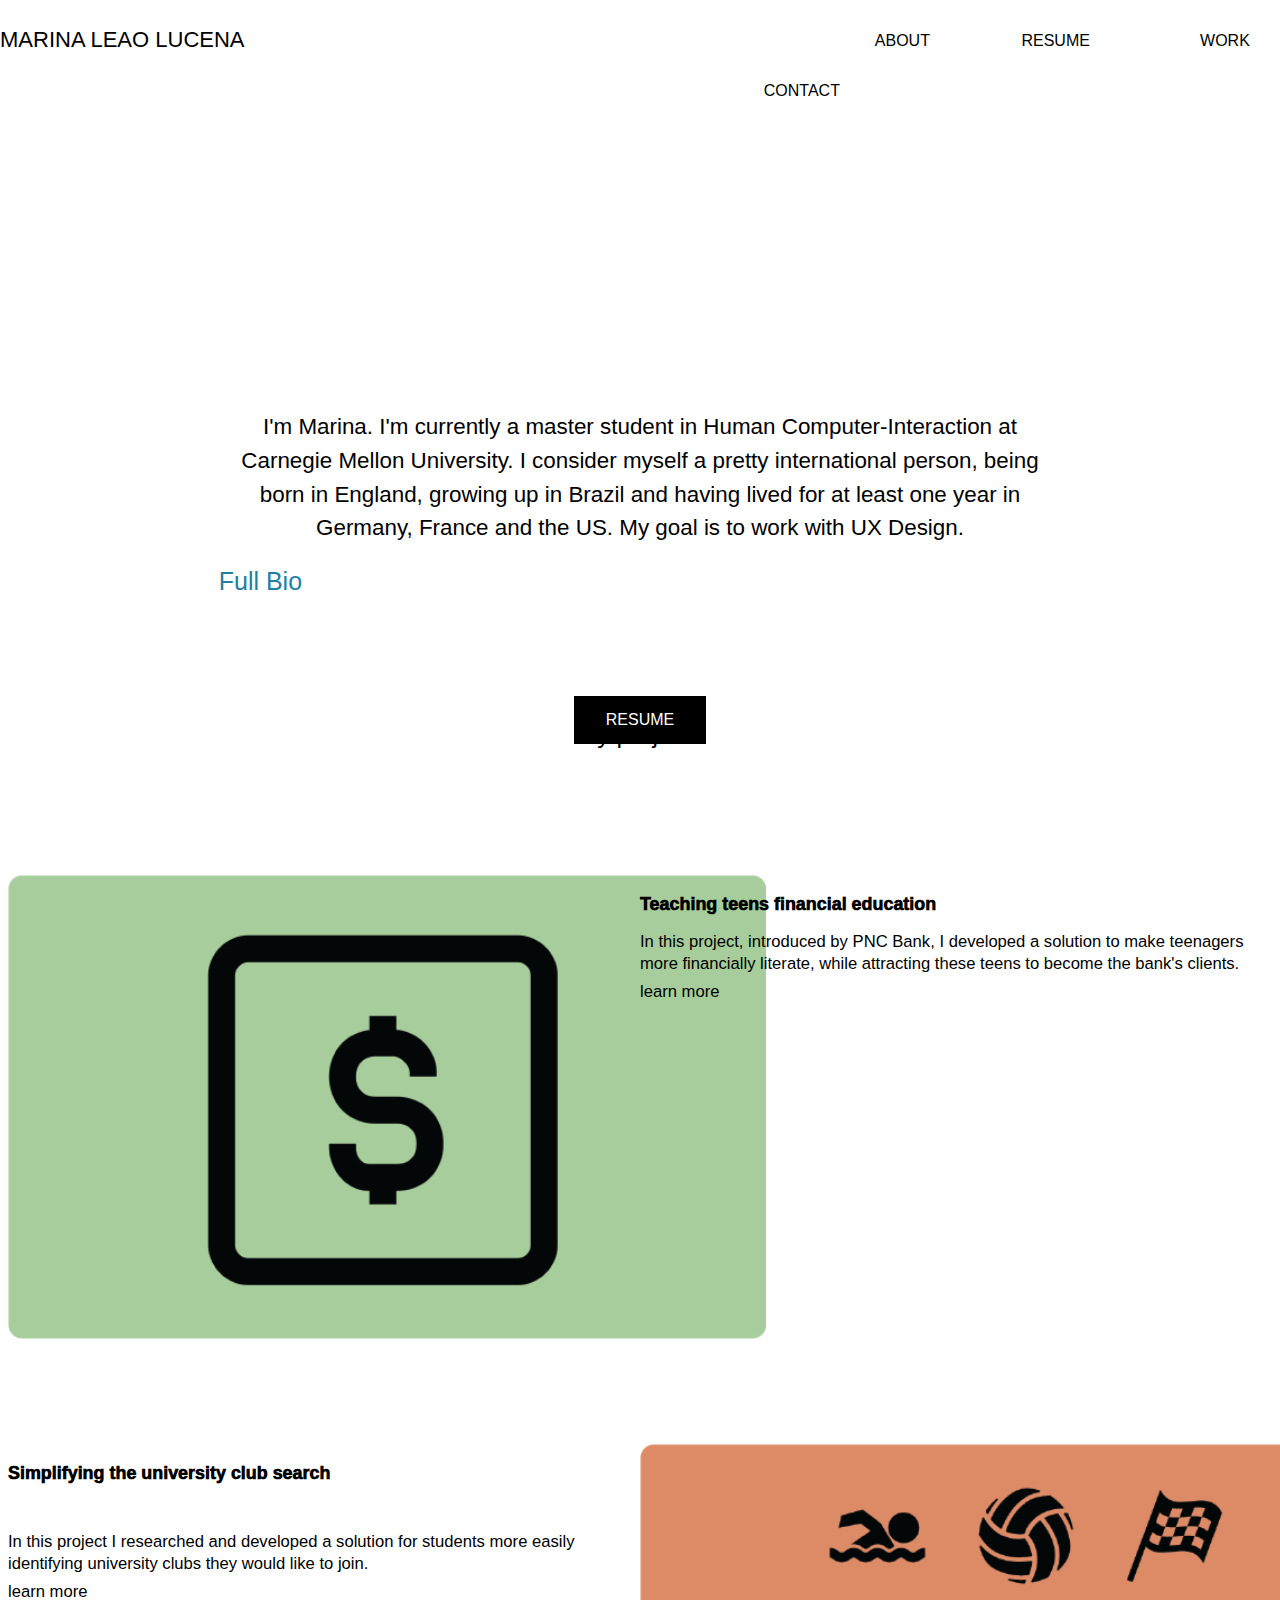
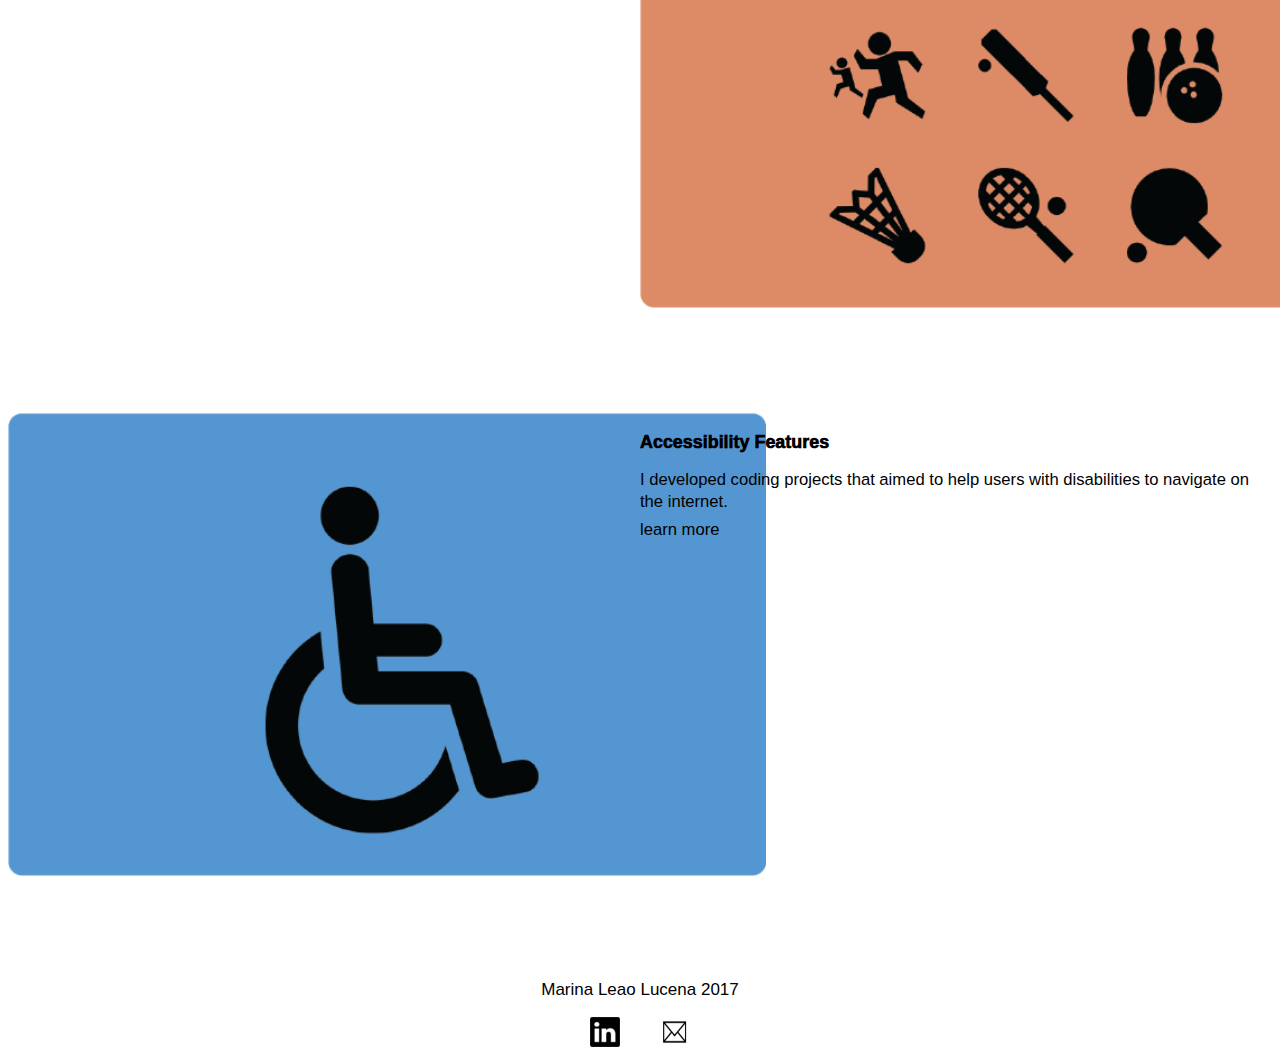
<file: portfolio.html>
<!DOCTYPE html>
<html>
	<head>
		<link rel="stylesheet" type="text/css" href="portfolio.css">
		<link href="https://fonts.googleapis.com/css?family=Bad+Script|Lato" rel="stylesheet">
		<script src="jquery.min.js"></script>
		<script src="portfolio.js"></script>
	</head>
	<body>
	  <div>
      <div class="scanbar" id="horizontal-scanbar"></div>
      <div class="scanbar" id="vertical-scanbar"></div>
  	  <div class="header">
  			<h1 class="col-4">
          <a class="name" href="portfolio.html">MARINA LEAO LUCENA</a>
        <!-- MOBILE VIEW -->
        <div class="dropdown">
          <img class="navIcon" src="images/nav_icon.png" alt="menu icon">
        </div>
        </h1>
          <div id="dropdown-items" class="dropdown-content">
            <a class="dp-items" href="#about">ABOUT</a>
            <hr/>
            <a class="dp-items" href="#resume">RESUME</a>
            <hr/>
            <a class="dp-items" href="#work">WORK</a>
            <hr/>
            <a class="dp-items" href="#contacts">CONTACTS</a>
          </div>
        <!-- LAPTOP VIEW -->
  			<nav id="navbar" class="offset-2 col-6">
          <ul>
  				  <li class="active nav-items offset-3 col-2"><a id="about-id" href="#about">ABOUT</a></li>
            <li class="nav-items col-2"><a id="resume-id" href="#resume">RESUME</a></li>
  				  <li class="nav-items col-2"><a id="work-id" href="#work">WORK</a></li>
  				  <li class="nav-items col-2"><a id="contacts-id" href="#contacts">CONTACT</a></li>
          </ul>
  			</nav>
  		</div>
      <br><br><br><br><br><br><br><br><br><br>
      <section id="sec-about">
        <a name="about"></a>
  		  <div class="intro-text col-12">
  			 <p id="description" class="offset-2 col-8">
  				I'm Marina. I'm currently a master student in Human Computer-Interaction at Carnegie Mellon University. I consider myself a pretty international person, being born in England, growing up in Brazil and having lived for at least one year in Germany, France and the US.
  				My goal is to work with UX Design.
  			 </p>
          <a class="bio offset-2 col-8" href="about.html">Full Bio</a>
        </div>
      </section>
      <section id="sec-resume">
        <a name="resume"></a>
        <button id="button-resume">RESUME</button>
      </section>
      <section id="sec-work">
      <a name="work"></a>
  		<div class="col-12">
  			<p id="proj-main-title">My projects</p>
  		</div>
      <!-- FIRST PIECE -->
  		<div class="piece odd">
  			<div class="col-6">
  				<img class="image-prod odd" src="images/pnc_image2.png" alt="PNC project picture">
  			</div>
  			<div class="piece-text col-6">
  				<div class="piece-title">
  					<a href="pnc.html" class="black-link"> Teaching teens financial education</a> 
  				</div>
  				<p class="piece-desc">
  					In this project, introduced by PNC Bank, I developed a solution to make teenagers more financially literate, 
            while attracting these teens to become the bank's clients.
  				</p>
          <a href="pnc.html" class="piece-desc">learn more</a>
  			</div>
  		</div>
      <!-- SECOND PIECE -->
  		<div class="piece">
  			<div class="piece-text col-6">
  				<div class="piece-title">
  					<a href="studAct.html" class="black-link"> Simplifying the university club search </a>
  				</div>
          <br>
  				<p class="piece-desc">In this project I researched and developed a solution for students more 
          easily identifying university clubs they would like to join.
          </p>
          <a href="studAct.html" class="piece-desc">learn more</a>
  			</div>
  			<div class="col-6">
  				<img class="image-prod" src="images/act_image.png" alt="PNC project picture">
  			</div>
  		</div>
      <!-- THIRD PIECE -->
      <div class="piece odd">
        <div class="col-6">
          <img class="image-prod odd" src="images/acc_image.png" alt="PNC project picture">
        </div>
        <div class="piece-text col-6">
          <div class="piece-title">
            <a href="accessibility.html" class="black-link">Accessibility Features</a> 
          </div>
          <p class="piece-desc">
            I developed coding projects that aimed to help users with disabilities to navigate on the internet.
          </p>
          <a href="accessibility.html" class="piece-desc">learn more</a>
        </div>
      </div>
      </section>
      <!-- FOOTER -->
      <div class="footer">
        <section id="sec-contacts">
          <a name="contacts"></a>
          <p class="footer-name col-12">Marina Leao Lucena 2017</p>
          <div class="contact-methods offset-5 col-2">
            <a class="offset-2 col-4" classhref="https://www.linkedin.com/in/marina-leao-lucena-74b866ab/" alt="Linkedin link">
              <img class="contact-icon" src="images/linkedin-logo.jpg" alt="Linkedin link">
            </a>
            <div class="col-4">
              <img class="contact-icon" src="images/envelope.png" alt="E-mail link">
            </div>
          </div>
        </section>
      </div>
	  </div>
	</body>
</html>
</file>
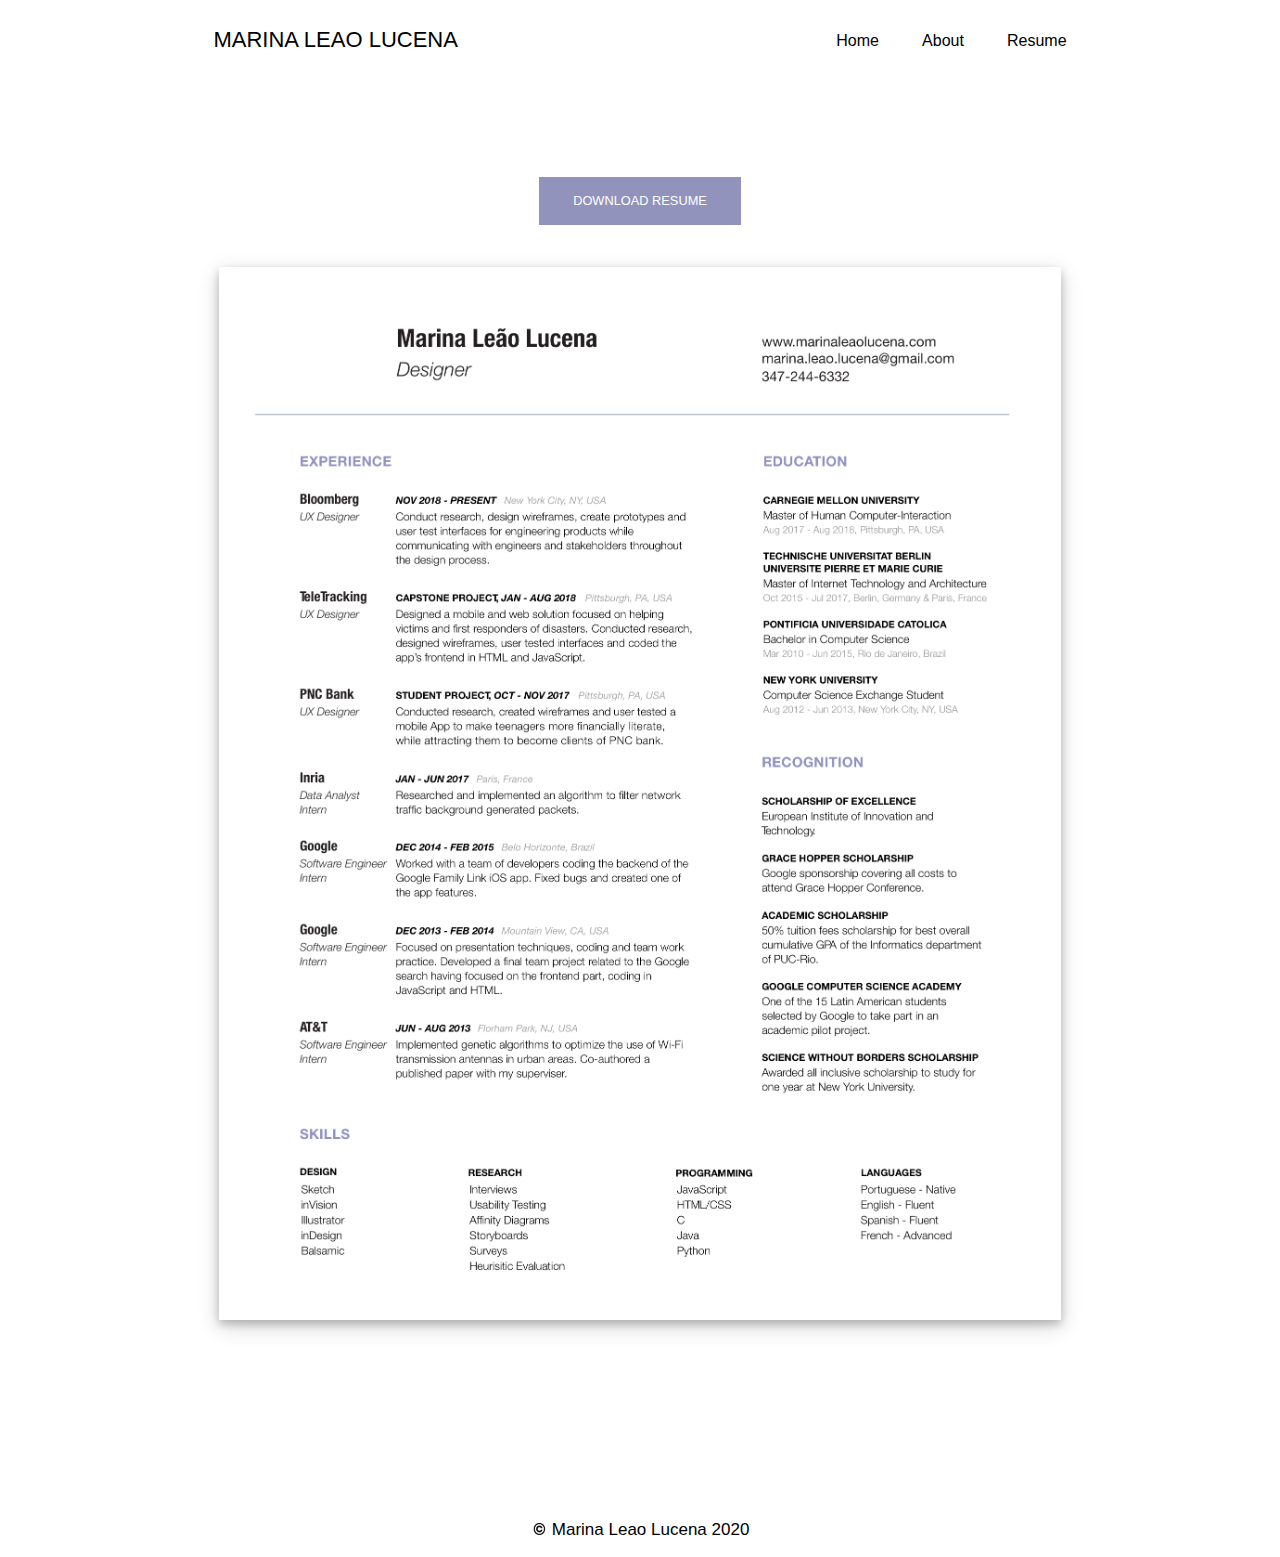
<file: resume.html>
<!DOCTYPE html>
<html lang="en">
  <head>
    <title>Resume</title>
    <meta name="viewport" content="width=device-width, initial-scale=1">
    <link rel="stylesheet" type="text/css" href="portfolio.css">
    <link href='https://fonts.googleapis.com/css?family=Raleway' rel='stylesheet'>
    <script src="jquery.min.js"></script>
    <script src="portfolio.js"></script>
  </head>
  <body>
    <div>
      <div class="scanbar" id="horizontal-scanbar"></div>
      <div class="scanbar" id="vertical-scanbar"></div>
      <div class="header">
        <h1 class="offset-2-header col-4">
          <a class="name" href="index.html">MARINA LEAO LUCENA</a>
          <!-- MOBILE VIEW -->
          <div class="dropdown">
            <img class="navIcon" src="images/nav_icon.png" alt="menu icon">
          </div>
        </h1>
        <div id="dropdown-items" class="dropdown-content">
          <a class="dp-items" href="index.html">HOME</a>
          <hr/>
          <a class="dp-items" href="about.html">ABOUT</a>
          <hr/>
          <a class="dp-items" href="resume.html">RESUME</a>
        </div>
        <!-- LAPTOP VIEW -->
        <nav id="navbar" class="col-4">
          <ul>
            <li class="nav-items"><a href="index.html">Home</a></li>
            <li class="nav-items"><a href="about.html">About</a></li>
            <li class="nav-items"><a href="resume.html">Resume</a></li>
          </ul>
        </nav>
      </div> 
    <div class="offset-2 col-8">
      <a href="images/LeaoLucena_Marina_Resume.png" download>
        <button class="resume">DOWNLOAD RESUME</button>
      </a>
      <img id="resume-image" class="col-12" src="images/resume_april2020.png" alt="Resume image">
    </div>
    <!-- FOOTER -->
    <div class="footer">
      <p class="footer-name col-12">
        <img class="copyright" src="images/copyright.jpg" alt="copyright symbol">
          Marina Leao Lucena 2020
      </p>
    </div>
  </body>
</html>
</file>
<file: portfolio.css>
a {
  color: black;
  text-decoration: none; 
}
  a.active {
    border-radius: 4px;
    border-top: 5px solid #7a7a7a;
    margin-left: 10px; }
  a.bio {
    color: #227fa0;
    float: left;
    font-size: 25px; }
  }

b {
  color: #333333;
}

body {
  /*font-family: "Arial Rounded MT Bold", Arial, Helvetica, sans-serif;*/
  /*font-family: "Arial Rounded MT", Arial, Helvetica, sans-serif;*/
  color: #000000;
  font-weight: lighter;
  font-family: "Helvetica";
  }

button {
  background-color: black;
  border: none;
  /*border-radius: 13px;*/
  color: white;
  cursor: pointer;
  display: block;
  font-size: 16px;
  margin-left: auto;
  margin-right: auto;
  padding: 15px 32px;
  text-align: center; }
  button.off {
    background-color: #cc0000;
    border: 5px solid #660000; }
  button.on {
    background-color: #006600; }
  button.invision {
    background-color: rgb(118, 186, 137);
  }
  button.resume {
    background-color: #9193BD;
    font-size: 1vw;
    margin-top: 20%;
    padding: 2% 4%;
  }

hr {
  border-color: #f6f6f6;
  opacity: 0.7; }

ul li {
  display: inline-block;
  transition: all 0.2s ease; }

p.beginning {
  margin: 0;
  padding: 0;
}

p.beginning.topic {
  color: #000000;
}

p.beginning.topic-speed {
  margin: 5vh 0 0 0;
}

p.centered {
  text-align: center;
}

/*.about-text {
  font-size: 20px;
  line-height: 175%; }*/

.betterDisplay {
  background: white;
  border-radius: 25px;
  font-size: 2.3em;
  left: 0;
  margin: 4em;
  padding: 2.5em;
  position: fixed;
  top: 0; 
}

.betterDisplayBackground {
  background: rgba(0, 0, 0, 0.7);
  height: 100%;
  left: 0;
  margin: 0;
  position: fixed;
  padding: 0;
  top: 0;
  width: 100%; }

.breakdown {
  color: rgb(118, 186, 137);
}

#button-resume {
  margin-bottom: 40px;
  margin-top: 80px;
}

.chevron {
  margin-left: 2%;
  width: 2%;
}

.click {
  position: fixed;
  z-index: 105;
  /*border: 3px solid red;*/
  border-width: 3px;
  border-color: #cc0000;
  border-style: solid;
  border-radius: 2px;
  width: 2px;
  height: 2px; }

.color-scheme-block.emerg-pink {
  background-color: #be0015;
}

.color-scheme-block.emerg-grey {
  background-color: #dbdbda;
}

.color-scheme-block.emerg-black {
  background-color: #393434;
}

.color-scheme-text-pink {
  color: #be0015;
}

.color-scheme-text-grey {
  color: #dbdbda;
}

.color-scheme-text-black {
  color: #393434;
}

.contact-methods {
  /*margin: 20px 0 100px 0;*/
  /*margin: 0 auto;*/
            /*border-style: solid;
    border-width: 5px;*/

    width: 110px ;
  margin-left: auto ;
  margin-right: auto ;


  /*margin-left: 40%;*/
}

.contact-icon {
  display: block;
  height: 30px;
  margin-left: auto;
  margin-right: auto;
  width: 30px; }

.copyright {
  width: 1.3%;
}

.dropbtn:hover, .dropbtn:focus {
  background-color: #3e8e41; }

.dropdown {
  display: inline-block;
  float: right;
  margin-top: 2%;
  position: relative;
  right: 5%; }

.dropdown-content {
  background-color: white;
  display: none;
  margin-top: 50px;
  position: absolute;
  text-align: center;
  width: 100vw;
  z-index: 1; }

.dropdown-content a {
  color: black;
  display: block;
  padding: 12px 16px;
  text-decoration: none; }

.dropdown a:hover {
  background-color: #f1f1f1; }

.footer {
  height: 300px; }

.footer-name {
  margin-top: 100px;
  text-align: center; 
}


.guerilla-text {
  margin: 7vh 0 0 0;
}

.header {
  background-color: white;
  color: #000000;
  height: 100px;
  left: 0;
  line-height: 50px;
  position: fixed;
  top: 0;
  width: 100%;
  z-index: 1;
  -webkit-transition: all 0.1s;
  -moz-transition: all 0.1s;
  transition: all 0.1s; }
  .header h1 {
    font-size: 22px;
    font-weight: normal;
    -webkit-transition: all 0.1s;
    -moz-transition: all 0.1s;
    transition: all 0.1s; }
  .header.shrink {
    height: 50px;
    line-height: 25px; 
  box-shadow: 0 4px 8px 0 rgba(0, 0, 0, 0.2), 0 6px 20px 0 rgba(0, 0, 0, 0.19);
}
    .header.shrink h1 {
      font-size: 20px; 
    }

.highlight {
  outline-width:  : 3px;
  outline-style: solid;
  outline-color: #cc0000;
}

#horizontal-scanbar {
  border-bottom: 1px solid #555555;
  border-top: 1px solid #555555;
  height: 5px;
  width: 100%; }


.icon {
    height: 80px;
    width: 80px;
    display: block;
    margin: 5vh auto 0 auto;
  }

  .icon-content-block {
  }

  .icon-text {
    font-size: .6em;
    line-height: 1.6;
    padding: 0 1vw 0 1vw;
  }

  .icon-title {
    font-weight: bold;
    text-align: center;
    font-size: .7em;
    line-height: 2vh;
  }


.intro-text {
  /*height: 400px;*/
  display: inline-block;
  margin-bottom: 100px;
  /*height: 300px;*/
}

.img-model {
  display: block;
  height: 60%;
  margin: 5vh auto 0 auto;
}

.img-model.diagrams {
  height: 600px;
}

.img-model.emerg-storyb {
  display: inline-block;
  height: 450px;
}

.img-model.pnc-storyb {
  display: inline-block;
  height: 40px;
}

.img-model.emerg-hf {
  display: inline-block;
  height: 325px;
}

/*.img-model.pnc-persona {
  display: inline-block;
  /*height: 250px;*
  /*height: 5%;*
}*/

.img-model.pnc-med-fi {
  display: inline-block;
  height: 850px;
}

.img-model.screen-map {
  height: 1600px;
}

.img-model.screen-map-stud {
  height: 2000px;
}

.img-model.stud-act-paper {
  height: 1100px;
}

#iphone-background {
  /*margin: 0 0 10vh 0;*/
  position: absolute;
  width: 50%;
}

.link {
  color: #D18E1F;
}

.link-haven-code {
  color: rgb(118, 186, 137);
  text-decoration: underline;
}

.logo {
  display: inline-block;
  margin-left: 10px;
  margin-right: 10px;
  /*display: block;
  margin-left: auto;
  margin-right: auto;*/
  /*border-style: solid;
    border-width: 5px;*/

}

/*.name {
  float: left;
  margin-left: 5%;
  -webkit-transition: all 0.3s;
  -moz-transition: all 0.3s;
  transition: all 0.3s; 
}*/

.nav-opt {
  color: #7a7a7a;
  margin-top: 25px;
  padding: 0 60px 0 15px;
  text-align: center;
  -webkit-transition: all 0.3s;
  -moz-transition: all 0.3s;
  transition: all 0.3s; }
  .nav-opt shrink {
    margin-top: 10px; }

.navIcon.shrink {
  height: 20px; }

.nav-items {
  margin-left: 10%;
  text-align: right; 
}

.piece {
  /*background-color: #F3F8FD;*/
  float: left;
  margin-top: 8%;
  /*padding-bottom: 20px;
  padding-top: 20px;*/
  }

/*.piece.odd {
    background-color: #f6f6f6; }*/

  /* toggle */

#design_ideas {
  display: none;
}

#problem-space {
  display: none;
}

#design_sprints {
  display: none;
}

#research_bakewiz {
  display: none;
}

#research_pnc {
  display: none;
}

#research_studact {
  display: none;
}

#ideation_bakewiz {
  display: none;
}

#ideation_pnc {
  display: none;
}

#ideation_studact {
  display: none;
}

#iteration_bakewiz {
  display: none;
}

#iteration_pnc {
  display: none;
}

#iteration_studact {
  display: none;
}

.proj-header-image {
  background-color: #f6f6f6;
  height: 300px;
  line-height: 300px;
  text-align: center; 
}

#proj-main-title {
  font-size: 1.55em;
  /*margin-left: 3%;*/ 
  text-align: center;
}

.proj-image-bkd {
  display: block;
  height: 500px;
  margin-left: auto;
  margin-right: auto;
  margin-top: 60px;
  width: 500px; }

.proj-items-bkd {
  font-size: 20px;
  float: left;
  padding-right: 5%;
  text-align: center; }

.proj-subitems-bkd {
  color: #7a7a7a;
  font-size: 15px; }

.proj-text {
  font-size: 20px;
  line-height: 135%; }

.proj-text.desc {
  text-align: center; }

.proj-text.items {
  color: rgb(118, 186, 137);
  cursor: pointer;
  font-size: 30px; 
}

.proj-text.items-noclick {
  color: rgb(118, 186, 137);
  font-size: 30px; 
}

.proj-title {
  font-size: 40px;
  /*margin-top: 8%; */
display: inline-block;
    vertical-align: middle;
    line-height: normal;
}

/*#resume-background {
  background-color: #ececec; }*/

#resume-image {
  display: block;
  margin: 5% auto 100px auto;
  box-shadow: 0 4px 8px 0 rgba(0, 0, 0, 0.2), 0 6px 20px 0 rgba(0, 0, 0, 0.19);
  }

.text-proj {
  border-style: solid;
  border-color: black; }

.scanbar {
  display: none;
  left: 0;
  position: fixed;
  top: 0;
  z-index: 3; }

.scroll {
  background: #000;
  color: white;
  height: 80px;
  font-size: 13px;
  position: fixed;
  text-align: center;
  top: 50px;
  width: 80px;
  z-index: 2; }
  .scroll.down {
    left: 160px; }
  .scroll.up {
    left: 60px; }

.show-dropdown-items {
  display: block; 
  box-shadow: 0 4px 8px 0 rgba(0, 0, 0, 0.2), 0 6px 20px 0 rgba(0, 0, 0, 0.19);
}


#vertical-scanbar {
  border-left: 1px solid #555555;
  border-right: 1px solid #555555;
  height: 100%;
  width: 5px; }

.video {
  height: 25vw;
}

#video-haven {
    width: 50%;
    margin: 4vh auto 0 auto;
    display: block;
}

[class*="col-"] {
  width: 100%;
  display: inline-block;
  float: left; }


/* For desktop: */
/*@media only screen and (min-width: 850px) {*/

@media only screen and (min-width: 768px) {  

  p {
  font-size: 17px;
}

    #about-laptop {
      /*margin-top: 280px;*/
    }

    .about-tablet {
      display: none;
    }


  .about-left-area {
    margin-top: 10%;
  }

  .about-right-area {
    margin-top: 10%;
  }

  .about-text {
    font-size: 1.3vw;
    line-height: 140%;
    margin-right: 10%; 
  }

  .col-1 {
    width: 8.33%; }

  .col-2 {
    width: 16.66%; }

  .col-3 {
    width: 25%; }

  .col-4 {
    width: 33.33%; }

  .col-5 {
    width: 41.66%; }

  .col-6 {
    width: 50%; }

  .col-7 {
    width: 58.33%; }

  .col-8 {
    width: 66.66%; }

  .col-9 {
    width: 75%; }

  .col-10 {
    width: 83.33%; }

  .col-11 {
    width: 91.66%; }

  .col-12 {
    width: 100%; }



  .offset-0-5 {
    margin-left: 4.16%; }

  .offset-1 {
    margin-left: 8.33%; }

  .offset-2 {
    margin-left: 16.67%; }



      .offset-2-header {
    margin-left: 16.67%; }


  .offset-2-right {
    margin-right: 16.67%; }

  .offset-2-5 {
    margin-left: 20.8%; }

  .offset-2-5-right {
    margin-right: 20.8%; }

  .offset-3 {
    margin-left: 25%; }

  .offset-4 {
    margin-left: 33.33%; }

  /*.offset-4-5 {
    margin-left: 37.5%; }*/

  .offset-5 {
    margin-left: 41.67%; }

  /*.offset-5-5 {
    margin-left: 45.84%; }*/

  .offset-6 {
    margin-left: 50%; }

  .offset-7 {
    margin-left: 58.33%; }

  .offset-8 {
    margin-left: 66.67%; }

  .offset-9 {
    margin-left: 75%; }

  .offset-10 {
    margin-left: 83.33%; }

  .offset-11 {
    margin-left: 91.67%; }



    #about-mobile {
      display: none;
    }

.color-scheme-block {
  display: inline-block;
  height: 100px;
  width: 100px;
}

  #description {
  font-size: 1.40em;
  /*font-size: 2em; */
  line-height: 150%;
  text-align: center;
}

.guerilla-text {
  margin: 9vh 0 0 0;
}

  .image-prod {
    /*height: 64%;*/ /*320px*/
    /*margin-left: 10%;*/
    /*margin-top: -20%;*/
    /*padding: 20px 0 20px 0;*/
    width: 120%;  /*500px*/
  }
    /*.image-prod.odd {
      margin-left: 10%;
      /*margin-right: 0%;*
    }
    .image-prod.even {
      margin-left: 10%;
    }*/

  .list {
    font-size: 17px;
  }

.name {
  font-weight: lighter;
  font-size: 1em;
  -webkit-transition: all 0.3s;
  -moz-transition: all 0.3s;
  transition: all 0.3s; 
}

  #navbar {
    height: 100px;
    text-align: right;
    /*float: right;*/ 
  }

  .navIcon {
    display: none; }

  p.persona {
    text-align: center;
  }

  .piece.mobile {
    display: none;
  }

  .piece-desc {
    font-size: 1.3vw;
    line-height: 130%;
    margin-bottom: 1%;
    /*margin-right: 15%; */
  }

  .profile_picture {
    width: 90%;
  }

  .view-project {
    margin-top: 3%;
  }

  .piece-text {
    /*margin-top: 70px;*/
  }

  .piece-title {
    color: black;
    font-size: 1.4vw;
    font-weight: 1000;
    margin-bottom: 2%;
    margin-top: 3%;
  }

#profile {
  display: inline-block;
  /*height: 250px;*/
  height: 120%;
  /*margin-left: auto;
  margin-right: auto;*/
  /*width: 250px;*/ 
  margin-top: 20px;
  width: 120%;
  /*border-style: solid;
    border-width: 5px;*/
}

  #sec-about {
    margin-top: 200px;
    position: relative;
    /*height: 150px; */
  }

  #sec-contacts {
    position: relative;
    height: 300px; }

  #sec-resume {
    position: relative;
    height: 300px; }

  #sec-work {
    position: relative;
    /*height: 180vw;*/ 
  } 

.skill {
  /*background-color: #AEC9E9;*/
  border-color: #AEC9E9;
  border-style: solid;
  display: inline-block;
  font-size: 1.1vw;
  margin-right: 1%;
  padding: 3px 15px 3px 15px;    
}

.skill-group {
  margin-left: 10%;
}

  .timeline-block {
    height: 395px;
  }

  .timeline-block-left {
    height: 390px;
  }

  .timeline-block-top {
    height: 220px;
  }

#timeline-laptop {
  display: block;
  width: 80%;
  margin-left: 10%;
  margin-right: auto;
}

#timeline-mobile {
  display: none;
  /*float: left;*/
}

.timeline-text {
  font-size: 1.2vw;
  line-height: 130%;
  margin-bottom: 7%;
}

.timeline-three-line {
  margin-bottom: 15%;
}

.timeline-top {
  margin-top: 8%;
  margin-bottom: 18%;
}

.timeline-two-line {
  margin-bottom: 20%;
  margin-top: 8%;
}

/*.timeline-text.right {
  text-align: right;
}*/

.timeline-date {
  font-size: 1.1vw;
          /*border-style: solid;
    border-width: 5px;*/
}

.timeline-date.right {
  text-align: right;
}

.timeline-date-length {
  font-size: 20px;
}

.timeline-date-length.right {
  text-align: right;
}

#video-haven {
    width: 40%;
    margin: 4vh auto 0 auto;
    display: block;
}

  }



/*for mobile*/
@media only screen and (max-width: 767px) {
  /*.image-prod {
    height: 450px;
    margin-left: 5%;
    width: 90%; }
    .image-prod.odd {
      margin-left: 5%; }
*/

  a.bio {
    font-size: 20px; }

p {
  font-size: 20px;
}

    #about-mobile {
      margin-top: 110px;
    }

    #about-laptop {
      display: none;
    }

        .about-tablet {
      display: none;
    }

/*.about-text {
margin-top: 10%;
}*/

.color-scheme-block {
  display: inline-block;
  height: 150px;
  width: 150px;
}

.copyright {
  width: 4%;
}

  #description {
  font-size: 20px; 
  line-height: 150%;
  text-align: center;
}

.icon {
  height: 25%;
  width: 25%;
    display: block;
    margin: 5vh auto 0 auto;
}

.icon-text {
    font-size: 1em;
    line-height: 1.6;
    padding: 0 20vw 0 20vw;
    margin: 0 auto 0 auto;
    display: block;
}

.icon-title {
    font-weight: bold;
    text-align: center;
    font-size: 1em;
    margin: 1vh 0 1vh 0;
}

  .img-model.pnc-persona {
  display: inline-block;
  height: 30%;
  margin-left: 20%;
  width: 30%;
  /*height: 5%;*/
  }

        .image-prod {
          height: 60%; /*320px*/
          margin-left: 5%;
    padding: 20px 0 20px 0;
    width: 90%;  /*500px*/
  }

  .name {
    font-size: 13px;
  float: left;
  margin-left: 5%;
  -webkit-transition: all 0.3s;
  -moz-transition: all 0.3s;
  transition: all 0.3s; 
}

  #navbar {
    display: none; }

  .navIcon {
    display: inline-block;
    float: right;
    height: 25px;
    -webkit-transition: all 0.3s;
    -moz-transition: all 0.3s;
    transition: all 0.3s; }

  p.persona {
  margin-right: 40px;
  margin-top: 15%;
  }

  .piece.laptop {
    display: none;
  }

  .piece-desc {
    font-size: 20px;
    margin-bottom: 1%;
    margin-left: 8%;
    margin-right: 8%; 
  }

  .view-project {
    margin-bottom: 15%;
    margin-top: 3%;
  }

  .piece-text {
    /*margin-left: 5%;
    margin-right: 5%;*/
    /*margin-top: 20px;*/
  }

  .piece-title {
    color: black;
    font-size: 4.5vw;
    font-weight: 500;
    margin-bottom: 2%;
    margin-top: 3%;
    margin-left: 8%; 
    margin-right: 8%;
  }

#profile {
  height: 50%;
  width: 50%;
  display: block;
  margin-left: auto ;
  margin-right: auto ;
}

  .profile-picture {
    margin-bottom: 10%;
  }

  #sec-about {
    margin-top: 150px;
    position: relative;
    /*height: 250px; */
  }

  #sec-contacts {
    position: relative;
    height: 150px; }

  #sec-resume {
    position: relative;
    height: 300px; }

  #sec-work {
    position: relative;
    /*height: 3600px;*/ } 

.skill {
  /*background-color: #AEC9E9;*/
  border-color: #AEC9E9;
  border-style: solid;
  display: inline-block;
  margin-right: 1%;
  padding: 3px 15px 3px 15px;    
}

.skill-group {
  margin-left: 8%;
}

.timeline-block {
  margin-top: 10%;
}

    /*.timeline-date {
  font-size: 18px;
  margin-top: 4.5%;
          /*border-style: solid;
    border-width: 5px;*
}*/

.timeline-image {
  display: inline-block;
  width: 30%;
            /*border-style: solid;
    border-width: 5px;*/
}

#timeline-laptop {
  display: none;
}

#timeline-mobile {
  display: inline-block;
  margin-left: 1%;
  width: 98%;
}

.timeline {
  display: inline-block;
          /*border-style: solid;
    border-width: 5px;*/
  width: 60%;
}

.timeline-date {
  font-size: 14px;
}

.timeline-text {
  font-size: 14px;
  height: 90px;
  margin-left: 15%;
  margin-right: 3%;
}

.timeline-two-line {
  margin-bottom: 5%;
}

.timeline-three-line {
  margin-bottom: 5.5%;
}

.timeline-text.right {
  text-align: right;
}

.timeline-date {
  margin-top: 4.5%;
  margin-bottom: 1%;
          /*border-style: solid;
    border-width: 5px;*/
}

/*.timeline-date.right {
  text-align: right;
}*/

/*.timeline-date-length {
  font-size: 14px;
}

.timeline-date-length.right {
  text-align: right;
}*/

#video-haven {
  width: 40%;
  margin: 10vh auto 0 auto;
  display: block;
}


}

/*# sourceMappingURL=portfolio.css.map */



  #voice_input {
  background: #000;
  color: white;
  height: 200px;
  position: fixed;
  text-align: center;
  bottom: 0px;
  width: 250px;
  top: 30%;
  z-index: 2;
  left: 0px;
  display:none;
  }

  .center {
    padding: 10px;
    text-align: center;
  }
  #demo {
    color: red;
    font-size: 30px;
  }
  .final {
    color: black;
    padding-right: 3px; 
  }
  .interim {
    color: gray;
  }
  /*.info {
    font-size: 14px;
    text-align: center;
    color: #777;
    display: none;
  }*/
  .right {
    float: right;
  }
  .sidebyside {
    display: inline-block;
    width: 45%;
    min-height: 40px;
    text-align: left;
    vertical-align: top;
  }
  #headline {
    font-size: 40px;
    font-weight: 300;
  }
  #info {
    font-size: 20px;
    text-align: center;
    color: #777;
    visibility: hidden;

  
        border-style: solid;
    border-width: 5px;
  }
  #results {
    font-size: 14px;
    font-weight: bold;
    background: #f6f6f6;
    border: 1px solid #ddd;
    padding: 15px;
    text-align: left;
    min-height: 150px;
  }
  #start_button {
    border: 0;
    background-color:transparent;
    padding: 0;
  }
  .mic-img {
    height: 30px;
    width: 30px;
  }
</file>
